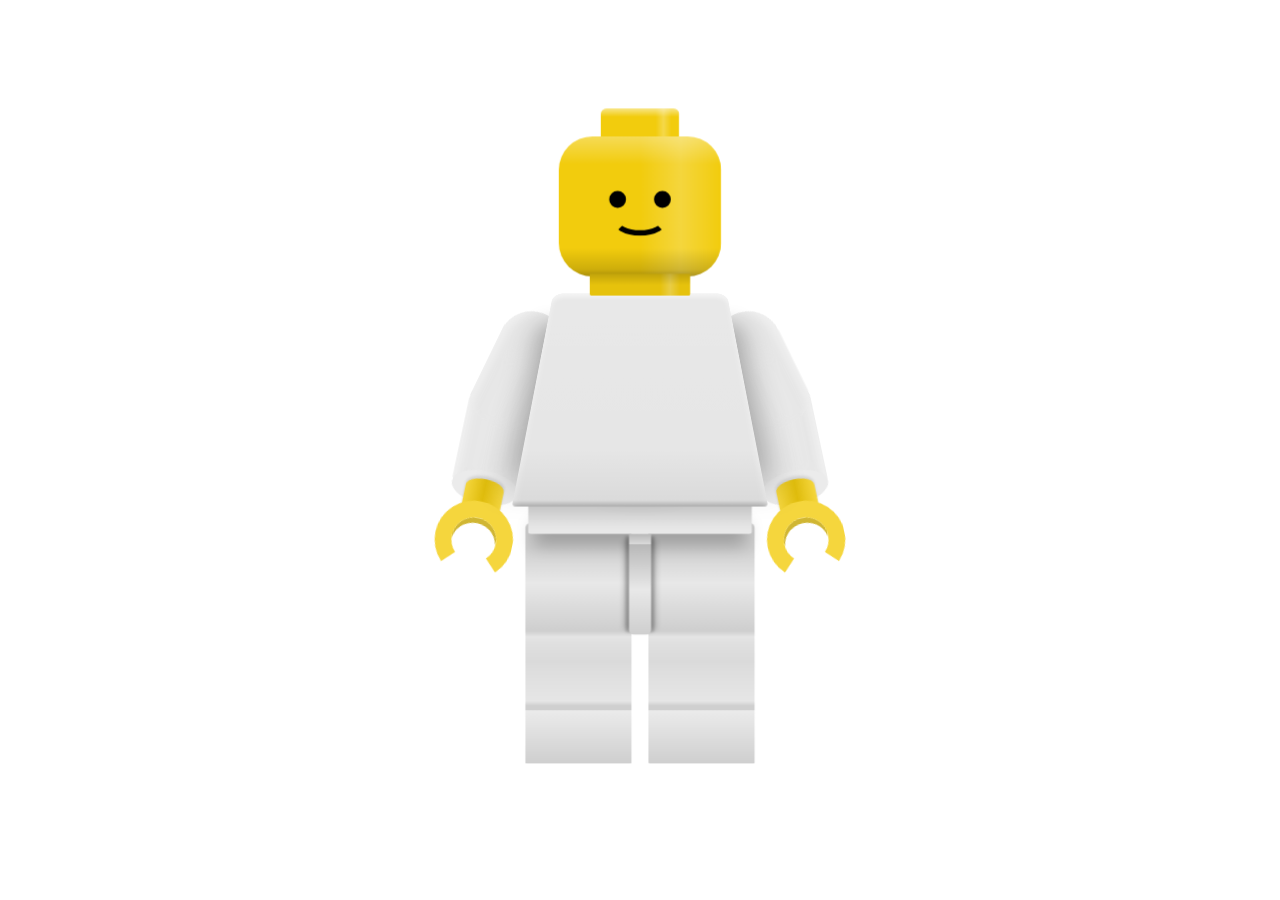
<file: assets/minifigure_maker/index.html>
<!DOCTYPE html>
<html>
  <head>
    <title>Minifigure Maker</title>
    <link rel="stylesheet" href="style.css">
  </head>
  <body>
    <div class="minifigure">
      <div class="head">
        <div class="faces-wrap">
          <div class="faces">
            <div class="face classic">
              <div class="eye right"></div>
              <div class="eye left"></div>
              <div class="mouth"></div>
            </div>
    
            <div class="face smile">
              <div class="eye right">
                <div class="brow"></div>
              </div>
              <div class="eye left">
                <div class="brow"></div>
              </div>
              <div class="mouth"></div>
            </div>
    
            <div class="face large-smile">
              <div class="eye right">
                <div class="brow"></div>
              </div>
              <div class="eye left">
                <div class="brow"></div>
              </div>
              <div class="mouth"></div>
            </div>
    
            <div class="face worried">
              <div class="eye right">
                <div class="brow"></div>
              </div>
              <div class="eye left">
                <div class="brow"></div>
              </div>
              <div class="mouth"></div>
            </div>
    
            <div class="face frown">
              <div class="eye right">
                <div class="brow"></div>
              </div>
              <div class="eye left">
                <div class="brow"></div>
              </div>
              <div class="mouth"></div>
            </div>
    
            <div class="face surprised">
              <div class="eye right">
                <div class="brow"></div>
              </div>
              <div class="eye left">
                <div class="brow"></div>
              </div>
              <div class="mouth"></div>
            </div>
          </div>
        </div>
      </div>
      <div class="upper-body">
        <div class="torso"></div>
        <div class="arm right">
          <div class="hand right"></div>
        </div>
        <div class="arm left">
          <div class="hand left"></div>
        </div>
      </div>
      <div class="lower-body">
        <div class="waist"></div>
        <div class="crotch"></div>
        <div class="leg right"></div>
        <div class="leg left"></div>
      </div>
    </div>

  </body>
</html>
<script src="script.js"></script>
</file>
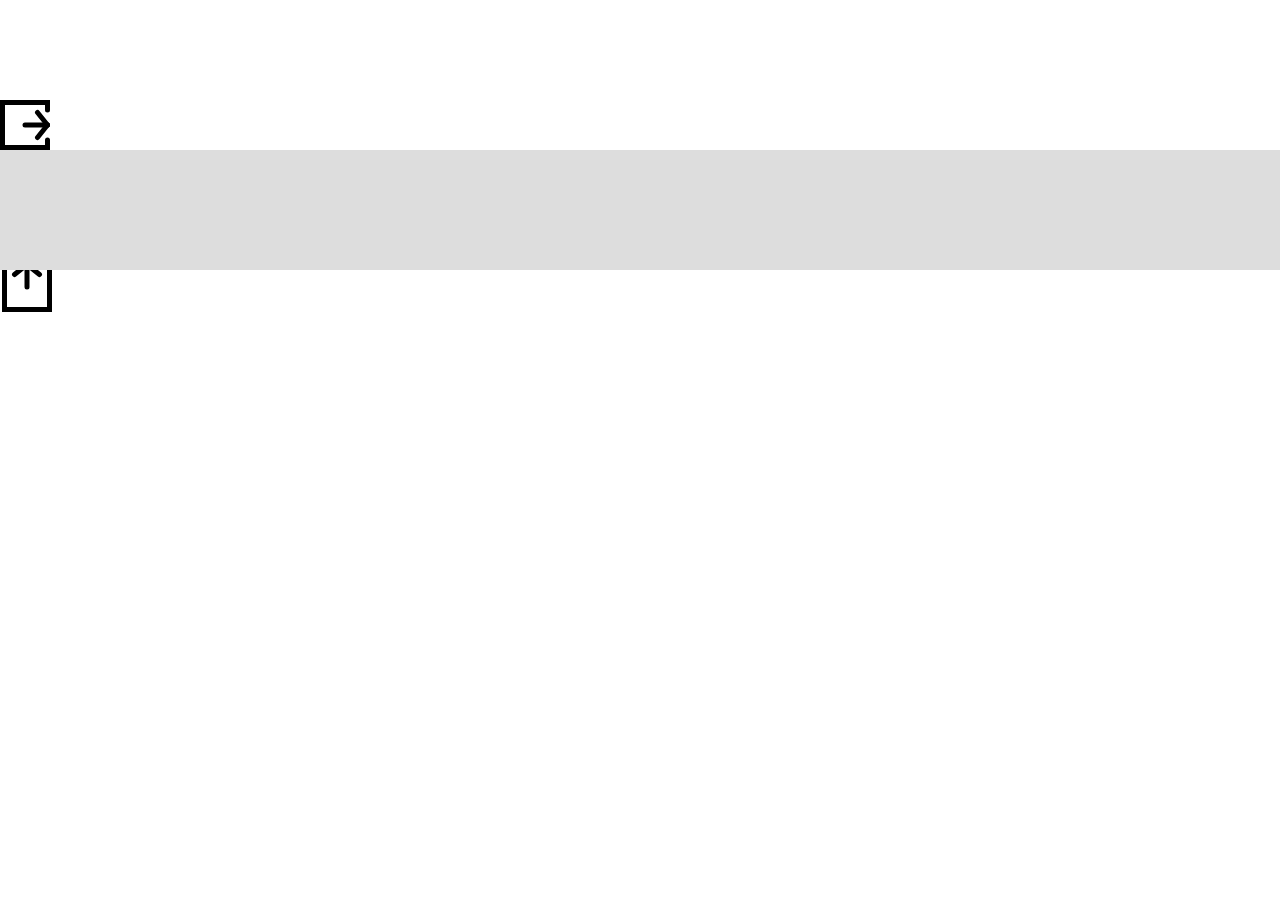
<file: assets/buildinginstructions/instruction.html>
<!DOCTYPE html>
<html lang="en-us">
  <head>
    <meta charset="utf-8" />
    <title>Sample Building Instructions</title>
    <link href="css/instructions.css" rel="stylesheet" type="text/css" />
    <link href="css/preview.css" rel="stylesheet" type="text/css" />
    <link href="css/buttons.css" rel="stylesheet" type="text/css" />
    <link href="css/options.css" rel="stylesheet" type="text/css" />
    <meta name="viewport" content="width=device-width" />
  </head>
  <body onLoad="main()">
    <script src="js/jquery.min.js"></script>
    <script src="js/three.min.js"></script>
    <script src="js/OrbitControls.js"></script>
    <script src="js/CopyShader.js"></script>
    <script src="js/Pass.js"></script>
    <script src="js/OutlinePass.js"></script>
    <script src="js/ShaderPass.js"></script>
    <script src="js/FXAAShader.js"></script>
    <script src="js/RenderPass.js"></script>
    <script src="js/MaskPass.js"></script>
    <script src="js/EffectComposer.js"></script>
    <script src="js/colors.js"></script>
    <script src="js/LDRShaders.js"></script>    
    <script src="js/LDRColorMaterials.js"></script>
    <script src="js/pli.js"></script>
    <script src="js/LDRSVG.js"></script>
    <script src="js/LDROptions.js"></script>
    <script src="js/ClientStorage.js"></script>
    <script src="js/LDRGeometries.js"></script>
    <script src="js/LDRLoader.js"></script>
    <script src="js/LDRStepHandler.js"></script>
    <script src="js/RectanglePacking.js"></script>
    <script src="js/LDRPLIBuilder.js"></script>
    <script src="js/LDRPLIPreview.js"></script>
    <script src="js/LDRButtons.js"></script>
    <script src="js/LDRMeasurer.js"></script>
    <script src="js/LDRColorPicker.js"></script>
    <script src="js/LDRStepEditor.js"></script>
    <script src="js/LDRGenerator.js"></script>
    <script src="js/LDRStuds.js"></script>
    <script src="js/LDRAssemblies.js"></script>
    <script src="js/LDRInstructionsManager.js"></script>
    <script src="js/LDCadGenerator.js"></script>
    <div id="main_canvas_holder">
     <canvas id="main_canvas"></canvas>
     <div id="instructions_decorations">
      <span id="empty_step">EMPTY STEP</span>
      <canvas id="pli"></canvas>
      <div id="pli_drag_horizontal">
	<div id="pli_icon_right"><svg viewbox="-10,-10,20,20">
	  <path d="M 9 6, 9 9, -9 9, -9 -9, 9 -9, 9 -6" />
	  <line x1="0" y1="0" x2="9" y2="0" />
	  <line x1="9" y1="0" x2="5" y2="5" />
	  <line x1="9" y1="0" x2="5" y2="-5" />
	</svg></div>
	<div id="pli_icon_left"><svg viewbox="-10,-10,20,20">
	  <path d="M -9 6, -9 9, 9 9, 9 -9, -9 -9, -9 -6" />
	  <line x1="0" y1="0" x2="-9" y2="0" />
	  <line x1="-9" y1="0" x2="-5" y2="5" />
	  <line x1="-9" y1="0" x2="-5" y2="-5" />
	</svg></div>
      </div>
      <div id="pli_drag_vertical">
	<div id="pli_icon_down"><svg viewbox="-10,-10,20,20">
	  <path d="M 6 9, 9 9, 9 -9, -9 -9, -9 9, -6 9" />
	  <line x1="0" y1="0" x2="0" y2="9" />
	  <line x1="0" y1="9" x2="5" y2="5" />
	  <line x1="0" y1="9" x2="-5" y2="5" />
	</svg></div>
	<div id="pli_icon_up"><svg viewbox="-10,-10,20,20">
	  <path d="M 6 -9, 9 -9, 9 9, -9 9, -9 -9, -6 -9" />
	  <line x1="0" y1="0" x2="0" y2="-9" />
	  <line x1="0" y1="-9" x2="5" y2="-5" />
	  <line x1="0" y1="-9" x2="-5" y2="-5" />
	</svg></div>
      </div>
      <span class="decoration_holder">
       <div id="multiplier">x1</div>
      </span>
      <span class="decoration_holder">
       <div id="rotator">
         <svg viewbox="-52,-52,104,104" fill="none" stroke="black" stroke-width="12">
          <g id="full_arrow">
           <path id="half_arrow" d="M 25,-14 40,-10 48,-23 M 40,-10 C 30,-50 -30,-50 -40,-10 M 40,-10 Z" />
           <g transform="scale(-1 -1)">
            <use xlink:href="#half_arrow"/>
           </g>
          </g>
          <animateTransform 
           xlink:href="#full_arrow"
           attributeName="transform" 
           attributeType="XML"
           id="rotator_animation"
           type="rotate"
           from="0 0 0"
           to="180 0 0"
           dur="0.4s"
           begin="0"
           repeatCount="1"
           fill="freeze" />
         </svg>
       </div>
      </span>
     </div>
    </div>
    <div id="pli_preview_section">
        <div id="preview_background" class="background" onclick="manager.hidePliPreview();"></div>
        <div id="preview_holder" class="holder">
          <div id="preview_parent"><canvas id="secondary_canvas"></canvas></div>
	  <div id="preview_info">
	    <span class="preview_info_line">
	     <span id="preview_info_name">PART NAME</span>
	     <a id="preview_info_bh_link" href="" target="_blank">Go to part</a>
	     or
	     <a id="preview_info_bl_link" href="" target="_blank">See on BrickLink</a>
            </span>
	    <span class="preview_info_line">LDraw color: <div id="preview_info_color_ldraw">LDR COLOR</div></span>
	    <span class="preview_info_line">LEGO/LDD color: <div id="preview_info_color_lego">LDD COLOR</div></span>
            <span class="preview_info_line">Bricklink: <div id="preview_info_id_bricklink">ID</div> in color <div id="preview_info_color_bricklink">COLOR</div></span>
	  </div>
        </div>
    </div>
    <div id="done_section">
        <div id="done_background" onclick="manager.hideDone();"></div>
        <div id="done_holder" class="holder"></div>
    </div>
    <div id="color_picker">
        <div id="color_picker_background" class="background" onclick="$('#color_picker').hide();"></div>
        <div id="color_picker_holder" class="holder"></div>
    </div>
    <div id="green">
      <div id="editor"></div>
    </div>
    <div id="options" /></div>
    <script>

      var model;
      const baseURL = 'instruction.html?step='; // Change this line so it fits the page that renders instructions for you (probably not 'sample_instructions.htm')
      var manager;

      function updateLDrawCode(ldrawCode) {
          // Create a Blob from the LDraw code string
          const blob = new Blob([ldrawCode], { type: 'text/plain' });
          
          // Create a URL for the Blob
          const blobURL = URL.createObjectURL(blob);
          
          // Update the model variable with the Blob URL
          model = blobURL;

          let options = {
              canEdit: false, // Show editor options
              buildAssemblies: true, // Assemble parts, such as minifig torsos and legs
              key: model,
              adPeek: 0, // Show a bar below to contain editor options - set to roughly 120 if canEdit is set to true
              setUpOptions: true, // Show button options below.
              showNumberOfSteps: true,
              pliMaxWidthPercentage: 30, // The maximum width of the PLI box in percentage of the screen width when the PLI box is shown on the left side.
              pliMaxHeightPercentage: 30, // The maximum height of the PLI box in percentage of the screen height when the PLI box is shown on top.
              timestamp: '1970-01-01 00:00:00', // Ensure that model can be retrieved from InstancedDB
              cleanUpPrimitivesAndSubParts: true
          };

          // Get the requested step from the query parameters:
          let step = 1;
          let stepFromUrl = location.search.substr(1).split('&').map(x => x.split('=')).find(x => x[0] === 'step');
          if(stepFromUrl) {
              step = stepFromUrl[1];
          }
          
          manager = new LDR.InstructionsManager(model, '#', 14, null, ()=>{}, baseURL, step, options);

      }
      
      function main() {};
    </script>
  </body>
</html>
</file>
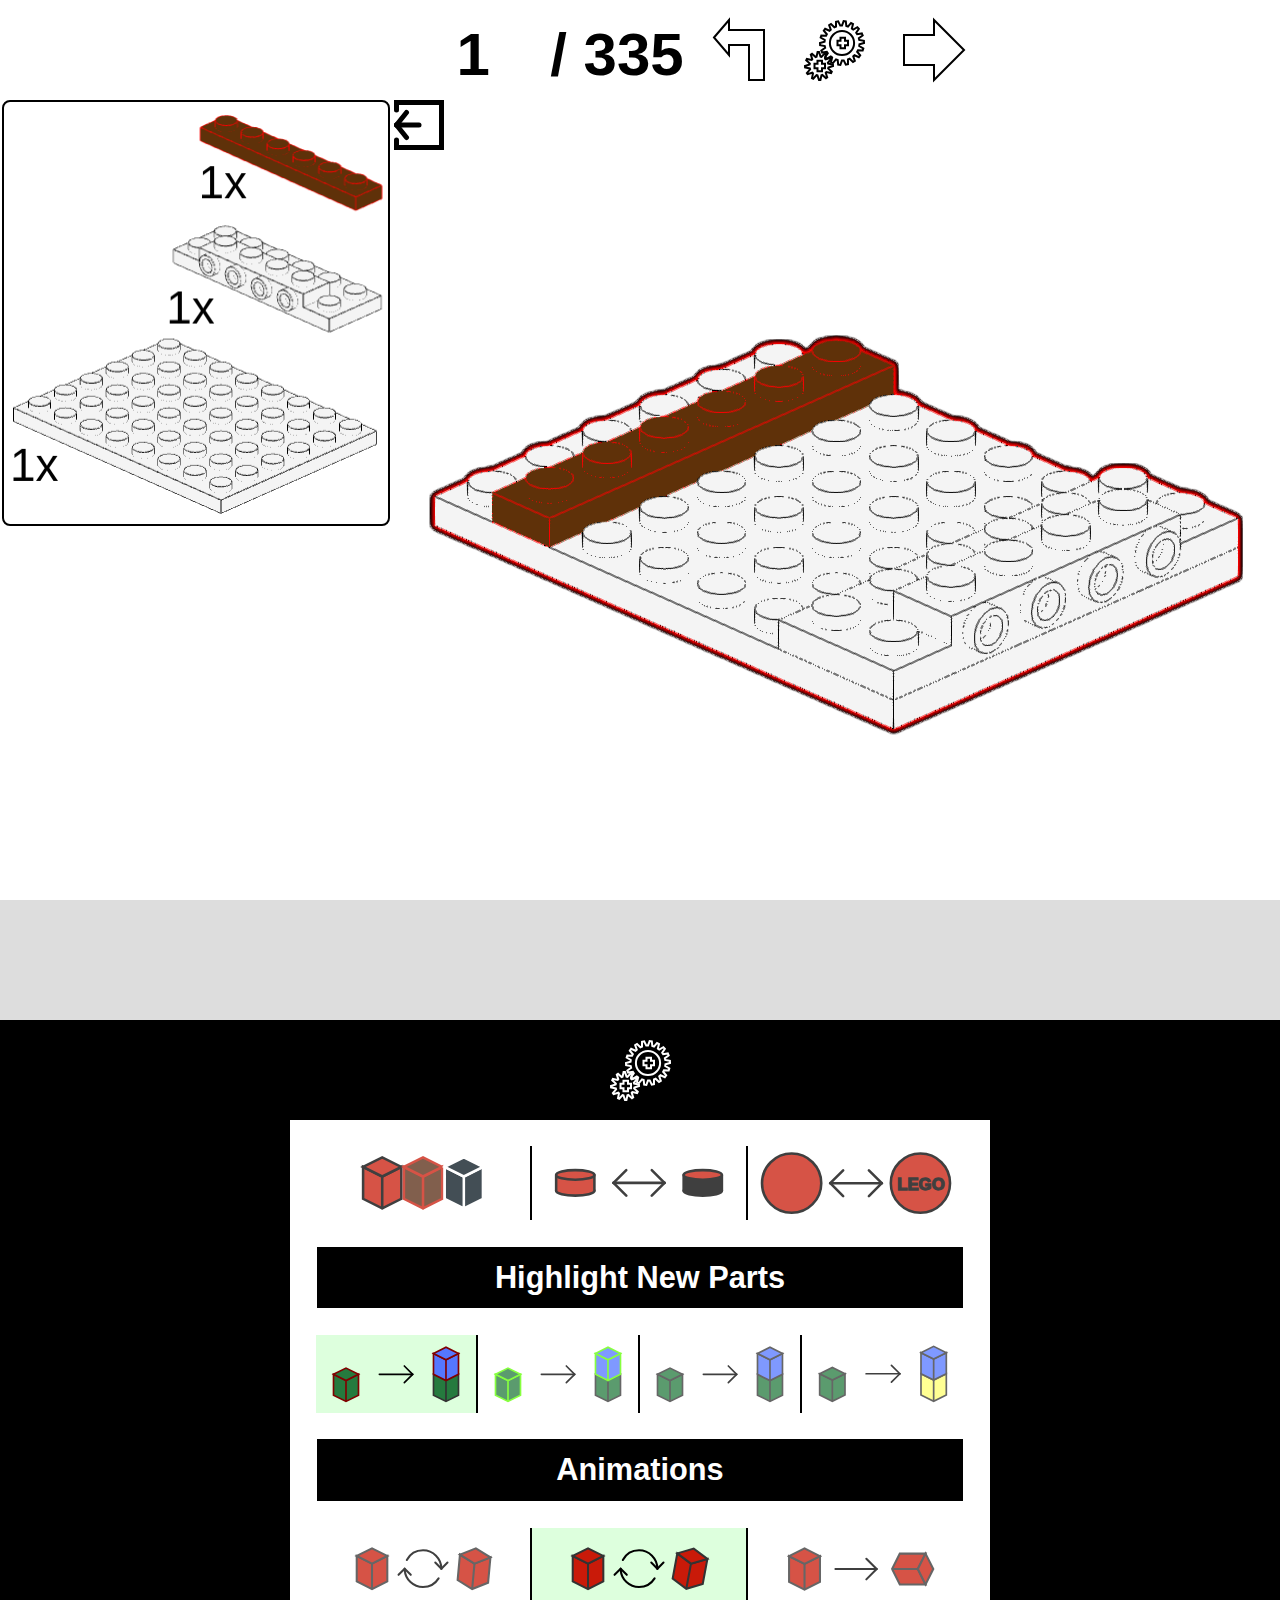
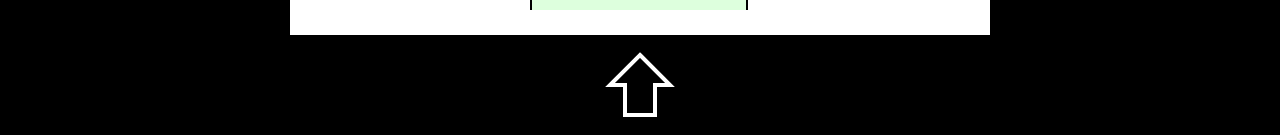
<file: assets/buildinginstructions/sample_instructions.htm>
<!DOCTYPE html>
<html lang="en-us">
  <head>
    <meta charset="utf-8" />
    <title>Sample Building Instructions</title>
    <link href="css/instructions.css" rel="stylesheet" type="text/css" />
    <link href="css/preview.css" rel="stylesheet" type="text/css" />
    <link href="css/buttons.css" rel="stylesheet" type="text/css" />
    <link href="css/options.css" rel="stylesheet" type="text/css" />
    <meta name="viewport" content="width=device-width" />
  </head>
  <body onLoad="main()">
    <script src="js/jquery.min.js"></script>
    <script src="js/three.min.js"></script>
    <script src="js/OrbitControls.js"></script>
    <script src="js/CopyShader.js"></script>
    <script src="js/Pass.js"></script>
    <script src="js/OutlinePass.js"></script>
    <script src="js/ShaderPass.js"></script>
    <script src="js/FXAAShader.js"></script>
    <script src="js/RenderPass.js"></script>
    <script src="js/MaskPass.js"></script>
    <script src="js/EffectComposer.js"></script>
    <script src="js/colors.js"></script>
    <script src="js/LDRShaders.js"></script>    
    <script src="js/LDRColorMaterials.js"></script>
    <script src="js/pli.js"></script>
    <script src="js/LDRSVG.js"></script>
    <script src="js/LDROptions.js"></script>
    <script src="js/ClientStorage.js"></script>
    <script src="js/LDRGeometries.js"></script>
    <script src="js/LDRLoader.js"></script>
    <script src="js/LDRStepHandler.js"></script>
    <script src="js/RectanglePacking.js"></script>
    <script src="js/LDRPLIBuilder.js"></script>
    <script src="js/LDRPLIPreview.js"></script>
    <script src="js/LDRButtons.js"></script>
    <script src="js/LDRMeasurer.js"></script>
    <script src="js/LDRColorPicker.js"></script>
    <script src="js/LDRStepEditor.js"></script>
    <script src="js/LDRGenerator.js"></script>
    <script src="js/LDRStuds.js"></script>
    <script src="js/LDRAssemblies.js"></script>
    <script src="js/LDRInstructionsManager.js"></script>
    <script src="js/LDCadGenerator.js"></script>

    <div id="main_canvas_holder">
     <canvas id="main_canvas"></canvas>
     <div id="instructions_decorations">
      <span id="empty_step">EMPTY STEP</span>
      <canvas id="pli"></canvas>
      <div id="pli_drag_horizontal">
	<div id="pli_icon_right"><svg viewbox="-10,-10,20,20">
	  <path d="M 9 6, 9 9, -9 9, -9 -9, 9 -9, 9 -6" />
	  <line x1="0" y1="0" x2="9" y2="0" />
	  <line x1="9" y1="0" x2="5" y2="5" />
	  <line x1="9" y1="0" x2="5" y2="-5" />
	</svg></div>
	<div id="pli_icon_left"><svg viewbox="-10,-10,20,20">
	  <path d="M -9 6, -9 9, 9 9, 9 -9, -9 -9, -9 -6" />
	  <line x1="0" y1="0" x2="-9" y2="0" />
	  <line x1="-9" y1="0" x2="-5" y2="5" />
	  <line x1="-9" y1="0" x2="-5" y2="-5" />
	</svg></div>
      </div>
      <div id="pli_drag_vertical">
	<div id="pli_icon_down"><svg viewbox="-10,-10,20,20">
	  <path d="M 6 9, 9 9, 9 -9, -9 -9, -9 9, -6 9" />
	  <line x1="0" y1="0" x2="0" y2="9" />
	  <line x1="0" y1="9" x2="5" y2="5" />
	  <line x1="0" y1="9" x2="-5" y2="5" />
	</svg></div>
	<div id="pli_icon_up"><svg viewbox="-10,-10,20,20">
	  <path d="M 6 -9, 9 -9, 9 9, -9 9, -9 -9, -6 -9" />
	  <line x1="0" y1="0" x2="0" y2="-9" />
	  <line x1="0" y1="-9" x2="5" y2="-5" />
	  <line x1="0" y1="-9" x2="-5" y2="-5" />
	</svg></div>
      </div>
      <span class="decoration_holder">
       <div id="multiplier">x1</div>
      </span>
      <span class="decoration_holder">
       <div id="rotator">
         <svg viewbox="-52,-52,104,104" fill="none" stroke="black" stroke-width="12">
          <g id="full_arrow">
           <path id="half_arrow" d="M 25,-14 40,-10 48,-23 M 40,-10 C 30,-50 -30,-50 -40,-10 M 40,-10 Z" />
           <g transform="scale(-1 -1)">
            <use xlink:href="#half_arrow"/>
           </g>
          </g>
          <animateTransform 
           xlink:href="#full_arrow"
           attributeName="transform" 
           attributeType="XML"
           id="rotator_animation"
           type="rotate"
           from="0 0 0"
           to="180 0 0"
           dur="0.4s"
           begin="0"
           repeatCount="1"
           fill="freeze" />
         </svg>
       </div>
      </span>
     </div>
    </div>
    <div id="pli_preview_section">
        <div id="preview_background" class="background" onclick="manager.hidePliPreview();"></div>
        <div id="preview_holder" class="holder">
          <div id="preview_parent"><canvas id="secondary_canvas"></canvas></div>
	  <div id="preview_info">
	    <span class="preview_info_line">
	     <span id="preview_info_name">PART NAME</span>
	     <a id="preview_info_bh_link" href="" target="_blank">Go to part</a>
	     or
	     <a id="preview_info_bl_link" href="" target="_blank">See on BrickLink</a>
            </span>
	    <span class="preview_info_line">LDraw color: <div id="preview_info_color_ldraw">LDR COLOR</div></span>
	    <span class="preview_info_line">LEGO/LDD color: <div id="preview_info_color_lego">LDD COLOR</div></span>
            <span class="preview_info_line">Bricklink: <div id="preview_info_id_bricklink">ID</div> in color <div id="preview_info_color_bricklink">COLOR</div></span>
	  </div>
        </div>
    </div>
    <div id="done_section">
        <div id="done_background" onclick="manager.hideDone();"></div>
        <div id="done_holder" class="holder"></div>
    </div>
    <div id="color_picker">
        <div id="color_picker_background" class="background" onclick="$('#color_picker').hide();"></div>
        <div id="color_picker_holder" class="holder"></div>
    </div>
    <div id="green">
      <div id="editor"></div>
    </div>
    <div id="options" /></div>
    <script>
      var model = 'models/corvette_full.mpd';
      //var model = 'models/test_purging.mpd';
      //var model = 'models/spiral.ldr';

      const baseURL = 'sample_instructions.htm?step='; // Change this line so it fits the page that renders instructions for you (probably not 'sample_instructions.htm')
      var manager;

      function main() {
          let options = {
              canEdit: false, // Show editor options
              buildAssemblies: true, // Assemble parts, such as minifig torsos and legs
              key: model,
              adPeek: 0, // Show a bar below to contain editor options - set to roughly 120 if canEdit is set to true
              setUpOptions: true, // Show button options below.
              showNumberOfSteps: true,
              pliMaxWidthPercentage: 30, // The maximum width of the PLI box in percentage of the screen width when the PLI box is shown on the left side.
              pliMaxHeightPercentage: 30, // The maximum height of the PLI box in percentage of the screen height when the PLI box is shown on top.
              timestamp: '1970-01-01 00:00:00', // Ensure that model can be retrieved from InstancedDB
              cleanUpPrimitivesAndSubParts: true
          };

          // Get the requested step from the query parameters:
          let step = 1;
          let stepFromUrl = location.search.substr(1).split('&').map(x => x.split('=')).find(x => x[0] === 'step');
          if(stepFromUrl) {
              step = stepFromUrl[1];
          }
          
          manager = new LDR.InstructionsManager(model, '#', 14, null, ()=>{}, baseURL, step, options);
      };
    </script>
  </body>
</html>
</file>
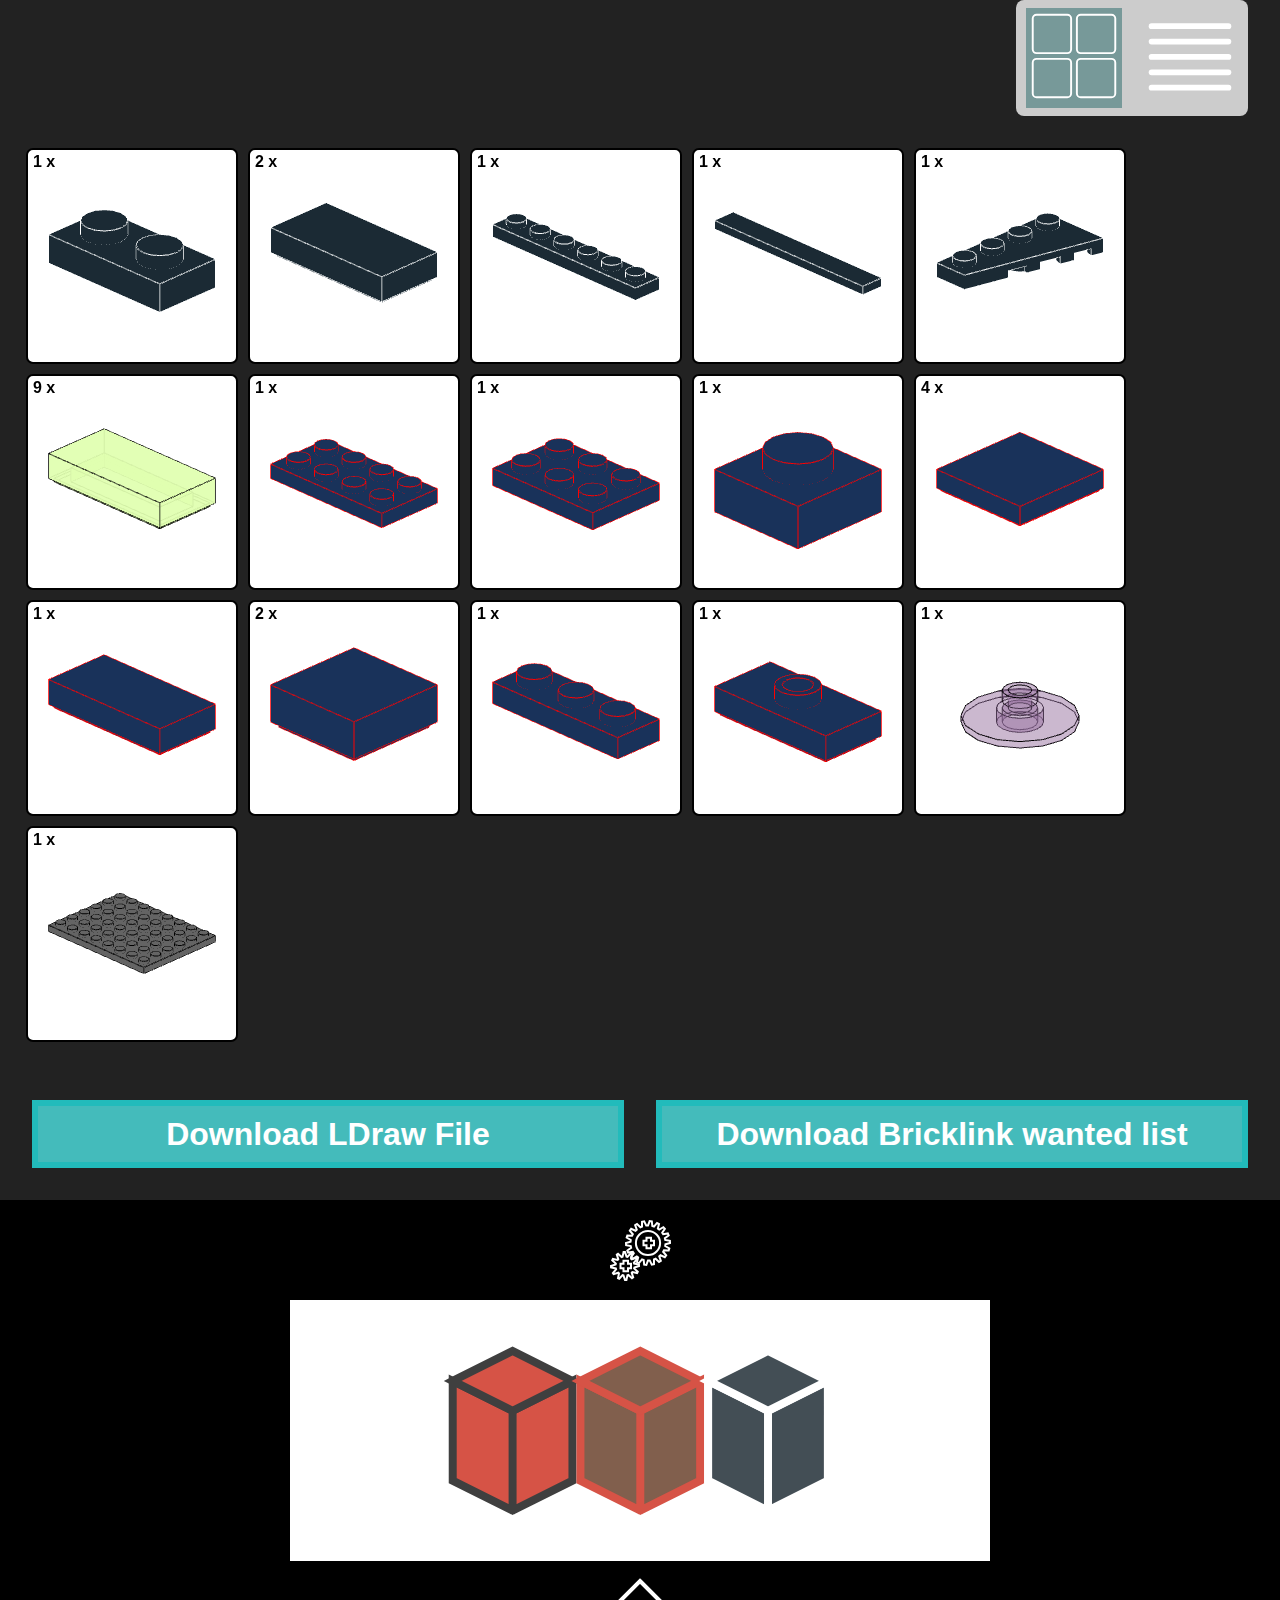
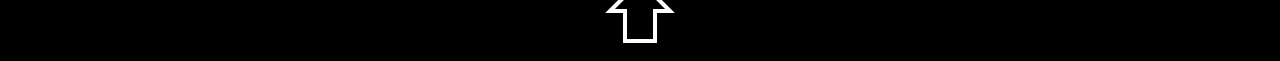
<file: assets/buildinginstructions/sample_partslist.htm>
<!DOCTYPE html>
<html>
  <head>
    <meta charset="utf-8" />
    <title>Sample Parts List</title>
    <link href="css/preview.css" rel="stylesheet" type="text/css">
    <link href="css/buttons.css" rel="stylesheet" type="text/css">
    <link href="css/options.css" rel="stylesheet" type="text/css">
    <link href="css/partslist.css" rel="stylesheet" type="text/css">
    <!--<meta name="viewport" content="width=device-width" />-->
  </head>
  <body>
    <script src="js/jquery.min.js"></script>
    <script src="js/three.min.js"></script>
    <script src="js/OrbitControls.js"></script>
    <script src="js/colors.js"></script>
    <script src="js/pli.js"></script>
    <script src="js/LDRShaders.js"></script>
    <script src="js/LDRColorMaterials.js"></script>
    <script src="js/LDRSVG.js"></script>
    <script src="js/LDROptions.js"></script>
    <script src="js/ClientStorage.js"></script>
    <script src="js/LDRGeometries.js"></script>
    <script src="js/LDRPartsBuilder.js"></script>
    <script src="js/LDRButtons.js"></script>
    <script src="js/LDRPLIPreview.js"></script>
    <script src="js/LDRMeasurer.js"></script>
    <script src="js/LDRLoader.js"></script>
    <script src="js/LDRGenerator.js"></script>
    <script src="js/LDRStuds.js"></script>
    <script src="js/LDRAssemblies.js"></script>

    <div id="top">
      <div id="icon_toggles">
        <div id="big_icons_toggle" onclick="showList(false);" class="toggle"></div>
        <div id="list_parts_toggle" onclick="showList(true);" class="toggle"></div>
      </div>
    </div>
   
    <div id="generated">
      <div class="background" id="preview_background" onclick="pliPreviewer.hidePliPreview();"></div>
      <div class="holder" id="preview_holder">
        <div id="preview_parent"><canvas id="preview"></canvas></div>

        <div id="preview_info">
         <span class="preview_info_line">
          <span id="preview_info_name">PART NAME</span>
          <a id="preview_info_bh_link" href="" target="_blank">Go to part</a>
          |
          <a id="preview_info_bl_link" href="" target="_blank">See on BrickLink</a>
         </span>
         <span class="preview_info_line">LDraw color: <div id="preview_info_color_ldraw">LDR COLOR</div></span>
         <span class="preview_info_line">LEGO/LDD color: <div id="preview_info_color_lego">LDD COLOR</div></span>
         <span class="preview_info_line">Bricklink: <div id="preview_info_id_bricklink">ID</div> in color <div id="preview_info_color_bricklink">COLOR</div></span>
        </div>
      </div>

      <div id="big_parts"></div>
      <div id="list_parts">
        <table id="list_table">
          <tr>
           <th><span class="sorter">&Sigma;</span></th>
           <th><span class="sorter">Color</span></th>
	      <th><span class="sorter">Name</span></th>
           <th><span class="sorter">#</span></th>
	      <th>Image</th>
          </tr>
         </table>
        </div>
      </div>

    <script>
      //var modelUrl = 'models/test_assembly2.mpd';
      var modelUrl = 'models/tnl.mpd';
      var builder = null;
      var ldrLoader;

      var w = 200;
      var h = 200;

      var iconCamera = new THREE.OrthographicCamera(-w, w, h, -h, 0.1, 1000000);
      iconCamera.position.set(10000, 7000, 10000);
      iconCamera.lookAt(new THREE.Vector3());
      var measurer = new LDR.Measurer(iconCamera);

      var iconScene = new THREE.Scene();
      iconScene.background = new THREE.Color(0xFFFFFF);

      let canvas = document.getElementById('preview');
      var iconRenderer = new THREE.WebGLRenderer({antialias:true, canvas:canvas});
      let composer = null;
      function render() {
        if(composer) {
          composer.render();
        }
        else {
          iconRenderer.render(iconScene, iconCamera);
        }
      }
      iconRenderer.setPixelRatio(window.devicePixelRatio);
      iconRenderer.setSize(w, h);
      var lastPreview;
      var lastBaseObject;
      var pliPreviewer = new LDR.PliPreviewer('?', canvas, iconRenderer); // Has own renderer, camera, and iconScene.
      var actions = {
          prevStep: () => prevStep(),
          nextStep: () => nextStep(),
          zoomIn: () => zoomIn(),
          zoomOut: () => zoomOut(),
          resetCameraPosition: () => resetCameraPosition(),
      };
      var ldrButtons = new LDR.Buttons(actions, pliPreviewer.canvas.parentNode, false);

      // Used by camera buttons:
      function resetCameraPosition() {
        pliPreviewer.resetCameraPosition();
      }
      function zoomIn() {
        pliPreviewer.zoomIn();
      }
      function zoomOut() {
        pliPreviewer.zoomOut();
      }

      window.addEventListener('resize', pliPreviewer.onResize, false);

      function isPartElement(ele) {
        if(!ele)
          return false;
        return ele.className === 'partline' || ele.className === 'part';
      }

      function prevStep() {
        if(!lastPreview)
          return;
        var newEle = lastPreview.previousSibling;
        if(!isPartElement(newEle)) {
          return;
        }
        var ele = newEle;
        showPreview(ele);
      }

      function nextStep() {
        if(!lastPreview)
          return;
        var newEle = lastPreview.nextSibling;
        if(!isPartElement(newEle))
          return;
        var ele = newEle;
        showPreview(ele);
      }

      function showPreview(ele) {
        var pcIdx = ele.getAttribute('pcIdx');
        var baseObject = setItemInScene(pcIdx, pliPreviewer.scene);
        if(lastPreview) {
          pliPreviewer.scene.remove(lastBaseObject);
        }
        pliPreviewer.scene.add(baseObject);
        pliPreviewer.subjectSize = baseObject.subjectSize;

        if(!isPartElement(ele.previousSibling)) {
          ldrButtons.atFirstStep();
        }
        else if(!isPartElement(ele.nextSibling)) {
          ldrButtons.atLastStep();
        }
        else {
          ldrButtons.atAnyOtherStep();
        }

	var icon = {
	  partID: ele.getAttribute('part_id'),
	  desc: ele.getAttribute('part_description'),
	  c: ele.getAttribute('color_id'),
	  inlined: ele.getAttribute('inlined')
	};
        pliPreviewer.showPliPreview(icon);

        // Update description:
        pliPreviewer.subjectSize = baseObject.subjectSize;
        pliPreviewer.onResize();

        lastPreview = ele;
        lastBaseObject = baseObject;
      }

      document.onkeydown = function(e) {
        e = e || window.event;
        if(e.keyCode == '27') { // ESC
           pliPreviewer.hidePliPreview();
        }
        else if(e.keyCode == '37') { // Left:
          prevStep();
        }
        else if (e.keyCode == '39') { // Right:
          nextStep();
        }
      }

      function makePartElement(pcInfo, i, w, h) {
        var span = document.createElement('span');
        span.setAttribute('class', 'part');
        span.setAttribute('color_id', pcInfo.c);
        span.setAttribute('part_description', pcInfo.partDesc);
        span.setAttribute('part_id', pcInfo.part.ID);
        span.setAttribute('pcIdx', ""+i);
	span.setAttribute('inlined', pcInfo.inlined);

        var mult = document.createElement('span');
        mult.setAttribute('class', 'mult');
        mult.innerHTML = pcInfo.amount + " x";
        span.appendChild(mult);

	if(pcInfo.annotation) {
	  var anno = document.createElement('span');
	  if(pcInfo.partDesc.startsWith('Technic Axle'))
	    anno.setAttribute('class', 'annotation_round');
	  else
	    anno.setAttribute('class', 'annotation');
	  anno.innerHTML = pcInfo.annotation;
	  span.appendChild(anno);
	}

        var iconSceneHolder = document.createElement('span');
        iconSceneHolder.setAttribute('class', 'iconScene');
        span.appendChild(iconSceneHolder);

        var canvas = document.createElement('canvas');
        canvas.setAttribute("onClick", "showPreview(this.parentNode.parentNode);");
        canvas.width = w*window.devicePixelRatio;
        canvas.height = h*window.devicePixelRatio;
        canvas.style.width = w+'px';
        canvas.style.height = h+'px';
        iconSceneHolder.appendChild(canvas);

        var big_parts = document.getElementById('big_parts');
        big_parts.appendChild(span);
        return canvas;
      }

      function makeATD(url, content, cssClass) {
        var td = document.createElement('td');

        var a = document.createElement('a');
  	a.setAttribute('href', url + encodeURI(content));
	a.setAttribute('target', '_blank');
	a.innerHTML = ""+content;

	td.setAttribute('class', cssClass);
	td.appendChild(a);
	return td;
      }

      function appendTDs(tr, content, cssClass, partType) {
	if(partType) { // Treat as if an anchor:
	  var url = '../p/';
	  if(partType.inlined && !isNaN(partType.inlined)) {
	    url += "part.php?user_id=" + partType.inlined + "&id=";
	  }
	  else if(partType.inlined === undefined) {
	    url += "part.php?from=MODEL_ID&id=";
	  }
	  tr.appendChild(makeATD(url, content, cssClass));
	}
	else {
          var td = document.createElement('td');
	  td.innerHTML = ""+content;
  	  td.setAttribute('class', cssClass);
	  tr.appendChild(td);
	}
      }

      function makeListElement(pcInfo, i, w, h) {
        const tr = document.createElement('tr');
	const key = 'MODEL_ID_' + pcInfo.key;
	var idSet = localStorage.getItem('c_' + key) == '1';
	tr.setAttribute('class', idSet ? 'checked_partline' : 'partline');

	tr.setAttribute('amount', pcInfo.amount);
	tr.setAttribute('color_id', pcInfo.c);
	tr.setAttribute('part_description', pcInfo.partDesc);
	tr.setAttribute('part_id', pcInfo.part.ID);
	tr.setAttribute('pcIdx', ""+i);
	tr.setAttribute('inlined', pcInfo.inlined);

	// Checkmark:
        var td = document.createElement('td');
	td.id = 'check_' + key;
 	td.setAttribute('class', 'note_field');
	td.addEventListener('click', function(){
	  var p = this.parentNode;
	  var checked = p.getAttribute('class') != 'partline';
	  localStorage.setItem('c_' + key, checked ? '0' : '1');
	  p.setAttribute('class', checked ? 'partline' : 'checked_partline');
	});
	td.innerHTML = '\u2807';
	tr.appendChild(td);

	// Note:
        td = document.createElement('td');
	input = document.createElement('input');
	input.id = 'note_MODEL_ID_' + pcInfo.key;
	input.setAttribute('class', 'note_input');
	input.addEventListener('keyup', function(){
	  localStorage.setItem('v_' + key, this.value);
	});
	input.value = localStorage.getItem('v_' + key);
	td.appendChild(input);
 	td.setAttribute('class', 'note_field');
	tr.appendChild(td);

	appendTDs(tr, pcInfo.amount, 'list_amount');
	var colorTxt = LDR.Colors[pcInfo.c].name.replace(/\_/g,' ') + ' (' + pcInfo.c + ')';
	appendTDs(tr, colorTxt, 'list_color');

	let partID = pcInfo.part.ID.slice(0, -4);
	let bl = '';
	if(!((pcInfo.inlined && !isNaN(pcInfo.inlined)) ||
	     pcInfo.inlined === undefined || 
	     pcInfo.inlined === 'undefined')) {
	  let blUrl = 'http://www.bricklink.com/catalogItem.asp?P=' + partID;
	  bl = ' <a href="' + blUrl + '"><img src="bricklink_icon_trans.png" /></a>';
        }

	appendTDs(tr, '<span class="name">' + pcInfo.partDesc + '</span>' + bl, 'list_description');

	appendTDs(tr, partID, 'list_id', pcInfo.partType);

	let iconSceneHolder = document.createElement('td');
	iconSceneHolder.setAttribute('class', 'list_image');
	tr.appendChild(iconSceneHolder);

	var canvas = document.createElement('canvas');
    	canvas.setAttribute("onClick", "showPreview(this.parentNode.parentNode);");
        canvas.width = w*window.devicePixelRatio;
        canvas.height = h*window.devicePixelRatio;
        canvas.style.width = w+'px';
        canvas.style.height = h+'px';
	iconSceneHolder.appendChild(canvas);

	var table = document.getElementById('list_table');
	table.children[0].appendChild(tr);
	return canvas;
      }

        function setItemInScene(i) {
          pc = builder.pcs[builder.pcKeys[i]];
          let pt = pc.partType;

          // Already shown before - just re-render:
	  if(!pt.baseObject) {
	    var baseObject = new THREE.Group();
	    pc.ensureMeshCollector(baseObject);
	    var b = pc.getBounds();
	    var elementCenter = new THREE.Vector3();
	    b.getCenter(elementCenter);
	    baseObject.position.sub(elementCenter);
     	    baseObject.updateMatrixWorld(true);

	    //baseObject.add(new THREE.Box3Helper(b, 0xff0000));
	    var [dx,dy] = measurer.measure(b, baseObject.matrixWorld);
	    var size = 120*Math.max(dx,dy);

	    baseObject.subjectSize = size;
	    pt.baseObject = baseObject;
	  }

	  pt.pliMC.overwriteColor(pc.c);
    	  pt.pliMC.draw(false);

          return pt.baseObject;
        }

        var partCanvasses = [];
        var listCanvasses = [];

        var xmlDownloadBuilt = false;
        var buildXmlDownload = function() {
          if(xmlDownloadBuilt)
  	    return;
          // HTML elements:
          var parentEle = document.getElementById('other_actions');
          var a = document.createElement('a');
          parentEle.append(a);
          var childEle = document.createElement('span');
          a.append(childEle);
          childEle.innerHTML = 'Download Bricklink wanted list';

          // Download-specific:
          var content = '<INVENTORY>\n';
          for(var i = 0; i < builder.pcKeys.length; i++) {
            var info = builder.pcs[builder.pcKeys[i]];
            var id = info.part.ID;
            if(id.endsWith('.dat')) {
              id = id.slice(0, -4);
            }
            content += ' <ITEM>\n' +
                       '  <ITEMTYPE>P</ITEMTYPE>\n' + 
                       '  <ITEMID>' + id + '</ITEMID>\n' +
                       '  <COLOR>' + LDR.Colors[info.c].bricklink_id + '</COLOR>\n' +
                       '  <MINQTY>' + info.amount + '</MINQTY>\n' +
                       ' </ITEM>\n';
          }
          content += '</INVENTORY>\n';

          a.setAttribute('href', window.URL.createObjectURL(new Blob([content], {type: 'text/plain'})));
          a.setAttribute('download', ldrLoader.mainModel + '.xml');
          a.dataset.downloadurl = ['text/plain', a.download, a.href].join(':');
          xmlDownloadBuilt = true;
        }

        function buildItem(i) {
	    if(i === builder.pcKeys.length) {
              buildXmlDownload();
	      return; // done.
	    }
            iconRenderer.setSize(w, h);

            var baseObject = setItemInScene(i, iconScene);
	    iconCamera.zoom = 200 / baseObject.subjectSize;    
            iconCamera.updateProjectionMatrix();
	    iconScene.add(baseObject);
	    render();
  	    iconScene.remove(baseObject);

            function draw(canvas) {
              var context = canvas.getContext('2d');
	      context.drawImage(iconRenderer.domElement, 0, 0);
	    }
 	    draw(partCanvasses[i]);
	    draw(listCanvasses[i]);

            setTimeout(function(){buildItem(i+1);}, 10);
        }

        var onLoad = function() {
          var mainModel = ldrLoader.mainModel;

          builder = new LDR.PartsBuilder(ldrLoader, mainModel, 0);

          var sorter = function(a, b){
            var ca = a.getAttribute('color_id');
            var cb = b.getAttribute('color_id');
            if(ca != cb) {
              return ca < cb ? -1 : 1;
	    }
  	    var ia = a.getAttribute('part_id');
	    var ib = b.getAttribute('part_id');
	    return ia < ib ? -1 : (ib < ia ? 1 : 0);
          }
	  function basicSort(list) {
            list.sort(sorter);
            for (var i = 0; i < list.length; i++) {
              list[i].parentNode.appendChild(list[i]);
            }
	  }

  	  // Build HTML elements first:
	  for(var i = 0; i < builder.pcKeys.length; i++) {
	    var pcInfo = builder.pcs[builder.pcKeys[i]];
	    partCanvasses.push(makePartElement(pcInfo, i, w, h));
	    listCanvasses.push(makeListElement(pcInfo, i, w, h));
	  }
          basicSort($("#big_parts > .part").get());
          basicSort($("tbody > tr.partline").get());

          buildItem(0);

          pliPreviewer.enableControls();
        }

        let onInstructionsLoaded = function(ok, parts) {
	  if(ok) {
	    if(parts.length === 0) {
	      onLoad(); // Done!
	    }
	    else {
	      ldrLoader.loadMultiple(parts);
	    }
	  }
	  else { // Not loaded from storage. Proceed with normal loading:
            ldrLoader.load(modelUrl);
	  }
        }

        var storage;
        let onStorageReady = function() {
          LDR.Studs.makeGenerators('', LDR.Options.studHighContrast, LDR.Options.studLogo);
          ldrLoader = new THREE.LDRLoader(onLoad, storage, {buildAssemblies:true});
          storage.retrieveInstructionsFromStorage(ldrLoader, onInstructionsLoaded);
        }
        storage = new LDR.STORAGE(onStorageReady);
    </script>

      <script>
	   var bit = document.getElementById('big_icons_toggle');
	   var bi = document.getElementById('big_parts');
	   var lpt = document.getElementById('list_parts_toggle');
           var lp = document.getElementById('list_parts')
	   if(LDR.Options.partsListType == 0) {
             bit.setAttribute('class', 'toggle_selected');
             lp.style.display = "none";
	   }
	   else {
             lpt.setAttribute('class', 'toggle_selected');
	     bi.style.display = "none";
	   }
           bit.appendChild(LDR.SVG.makeBigIconsIcon());
           lpt.appendChild(LDR.SVG.makeListIcon());

           function showList(showList) {
	     lp.style.display = showList ? "block" : "none";
	     bi.style.display = !showList ? "block" : "none";
	     bit.setAttribute('class', !showList ? "toggle_selected" : "toggle");
	     lpt.setAttribute('class', showList ? "toggle_selected" : "toggle");

	     LDR.Options.partsListType = showList ? 1 : 0;
	     LDR.Options.saveOptionsToCookie();
	   }
      </script>
    </div>
 
    <span class="other_actions" id="other_actions">
     <a href="models/pyramid2.ldr"><span class="other_action">Download LDraw File</span></a>
    </span>

    <div id="options" />
      <script>
    var optionsDiv = document.getElementById('options');
    LDR.Options.appendHeader(optionsDiv);    
    LDR.Options.appendContrastOptions(optionsDiv);
    LDR.Options.appendFooter(optionsDiv);
    LDR.Options.listeners.push(() => buildItem(0));
    var lastSorterIndex = -1;

    $("span.sorter").click(function() {
      var parent = this.parentNode;
      var index = Array.from(parent.parentNode.children).indexOf(parent);
    
      var list = $("tbody > tr.partline").get();
  
      var sort = function(a, b) {
        a = a.children[index];
        b = b.children[index];
        if(a.children.length > 0) {
          a = a.children[0];
          b = b.children[0];
        }
	a = a.innerHTML;
	b = b.innerHTML;
	if(parseInt(a)+'' === a) {
	  a = parseInt(a);
	  b = parseInt(b);
	}
        return a < b ? 1 : (b < a ? -1 : 0);
      }
      var sort_reverse = function(a, b) {
        return sort(b, a);
      } 

      if(lastSorterIndex == index) {
        list.sort(sort_reverse);
        lastSorterIndex = -1;
      }
      else {
        list.sort(sort);
        lastSorterIndex = index;
      }
      for (var i = 0; i < list.length; i++) {
        list[i].parentNode.appendChild(list[i]);
      }
    });
    </script>
  </body>
</html>
</file>
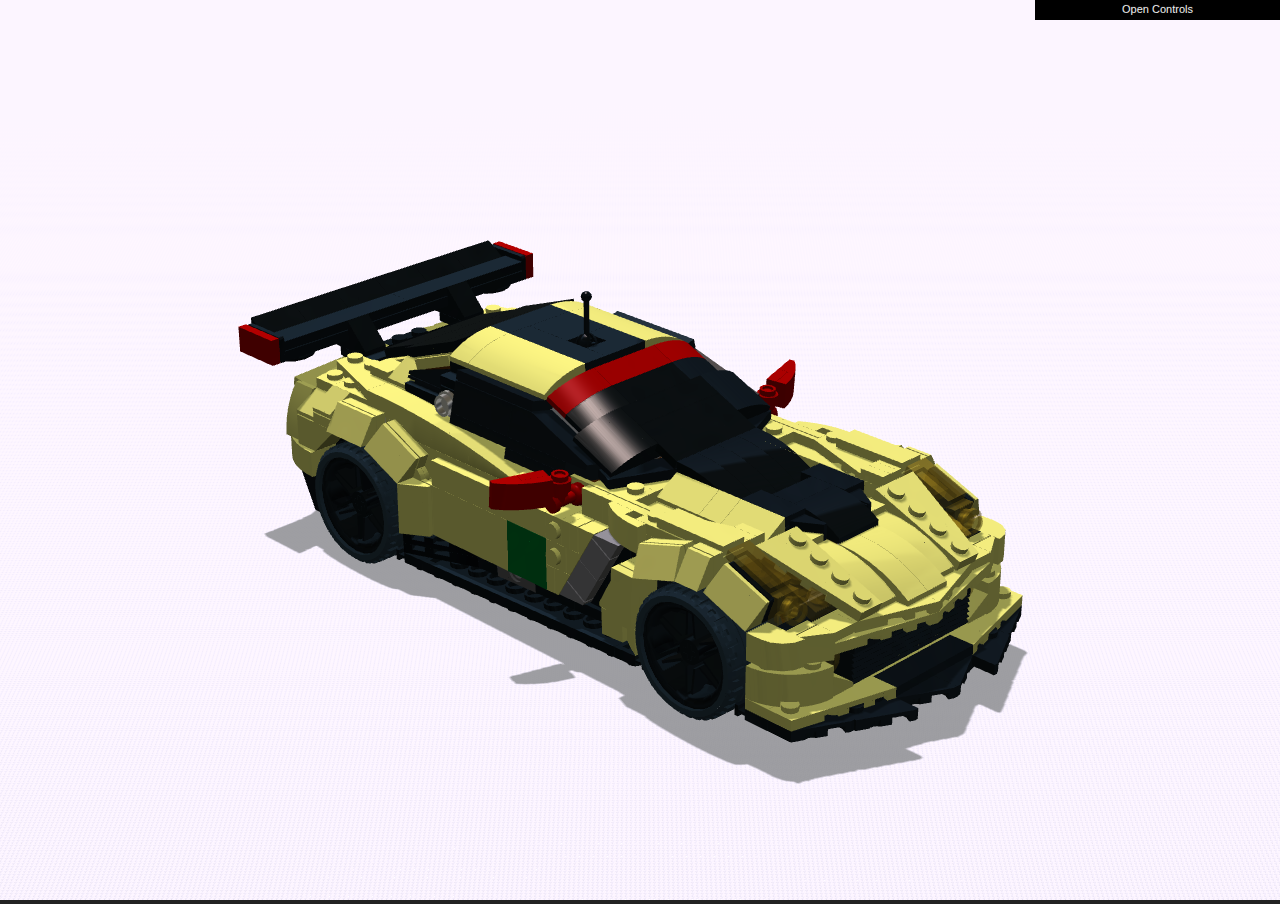
<file: assets/buildinginstructions/sample_physical.htm>
<!DOCTYPE html>
<html>
 <head>
  <title>Sample Rendering with Physical Properties</title>
  <link href="css/index.css" rel="stylesheet" type="text/css">
  <style>
    #canvas_holder{position:relative;top:0}
    #loading_text{display:block;position:absolute;left:50%;top:50%;transform:translate(-50%,-50%);color:white;}
    .dg.main{position:absolute;top:0;right:0;text-align:left;}
  </style>
  <meta name="viewport" content="width=device-width" />
 </head>
 <body>
  <div id="canvas_holder">
   <canvas id="canvas"></canvas>
   <p id="loading_text">Loading...</p>
  </div>
  <script src="js/jquery.min.js"></script>
  <script src="js/three.min.js"></script>
  <script src="js/OrbitControls.js"></script>
  <script src="js/dat.gui.min.js"></script>
  <script src="js/CopyShader.js"></script>
  <script src="js/Pass.js"></script>
  <script src="js/OutlinePass.js"></script>
  <script src="js/ShaderPass.js"></script>
  <script src="js/RenderPass.js"></script>
  <script src="js/MaskPass.js"></script>
  <script src="js/EffectComposer.js"></script>
  <script src="js/colors.js"></script>
  <script src="js/Scene.js"></script>
  <script src="js/LDROptions.js"></script>
  <script src="js/LDRShaders.js"></script>
  <script src="js/LDRColorMaterials.js"></script>
  <script src="js/LDRGeometries.js"></script>
  <script src="js/LDRLoader.js"></script>
  <script src="js/LDRStuds.js"></script>
  <script src="js/StudioTexmap.js"></script>
  <script src="js/LDRGenerator.js"></script>
  <script>
      let startTime = new Date();
      let color = 16;

      // Test models:
      let model = 'models/corvette_full.mpd';
      //let model = 'models/tnl.mpd'; // Has glow in the dark elements.
      //let model = '6091.dat'; // Has overlap of line and conditional line causing trouble for the normal calculation.
      //let model = '85080.dat'; // Has conditional lines partially overlapping with hard corners, also causing issues for normal calculation.

      // Materials:
      //let model = 'models/luminance.ldr';
      //let model = 'models/chrome.ldr';
      //let model = 'models/rubber.ldr';
      //let model = 'models/speckle.ldr';
      //let model = 'models/metal.ldr';
      //let model = 'models/glitter.ldr';
      //let model = 'models/pearlescent.ldr';
      //let model = 'models/trans.ldr';

      let canvas = document.getElementById('canvas');
      let scene = new ENV.Scene(canvas, color);

      let onWindowResize = () => scene.onChange(window.innerWidth, window.innerHeight);
      window.addEventListener('resize', onWindowResize, false);

      let ldrLoader; // Three.js loader for LDraw models
      let onLoad = function() {
        document.getElementById('loading_text').style.display = 'none';
        console.log("Data loaded after " + (new Date()-startTime) + "ms.");

        let taskList = [];
        ldrLoader.generate(color, scene.mc, taskList);
        console.log("Animation info constructed after " + (new Date()-startTime) + "ms.");

        scene.build();
        scene.buildFloor();
        console.log("Scene built after " + (new Date()-startTime) + "ms.");

        let taskListIdx = 0;
        function animateConstruction() {
          animationID = requestAnimationFrame(animateConstruction);
          if(taskListIdx >= taskList.length) {
            //scene.mc.updateMeshVisibility(); // Hide lines
            LDR.Colors.loadTextures(() => scene.render()); // Ensure that we repaint when textures are loaded.
            cancelAnimationFrame(animationID);
            scene.setUpGui(onWindowResize);
            console.log("Model built after " + (new Date()-startTime) + "ms.");
            onWindowResize(); // Render
            return; // Done.
          }

          let animationStartTime = new Date();
          while((new Date()-animationStartTime) < 20 && taskListIdx < taskList.length) {
            taskList[taskListIdx++]();
          }

          scene.repositionFloor(0.001); // Ensure the floor is placed just below the model - in case it has increased in size since previous frame.
        }
        onWindowResize(); // Render
        animateConstruction();
      }

      LDR.Studs.makeGenerators('', 0, 2); // 0 for lines is ignored. 2 for logo on texture.

      ldrLoader = new THREE.LDRLoader(onLoad, null, {physicalRenderingAge:20});
      ldrLoader.load(model);
  </script>
 </body>
</html>
</file>
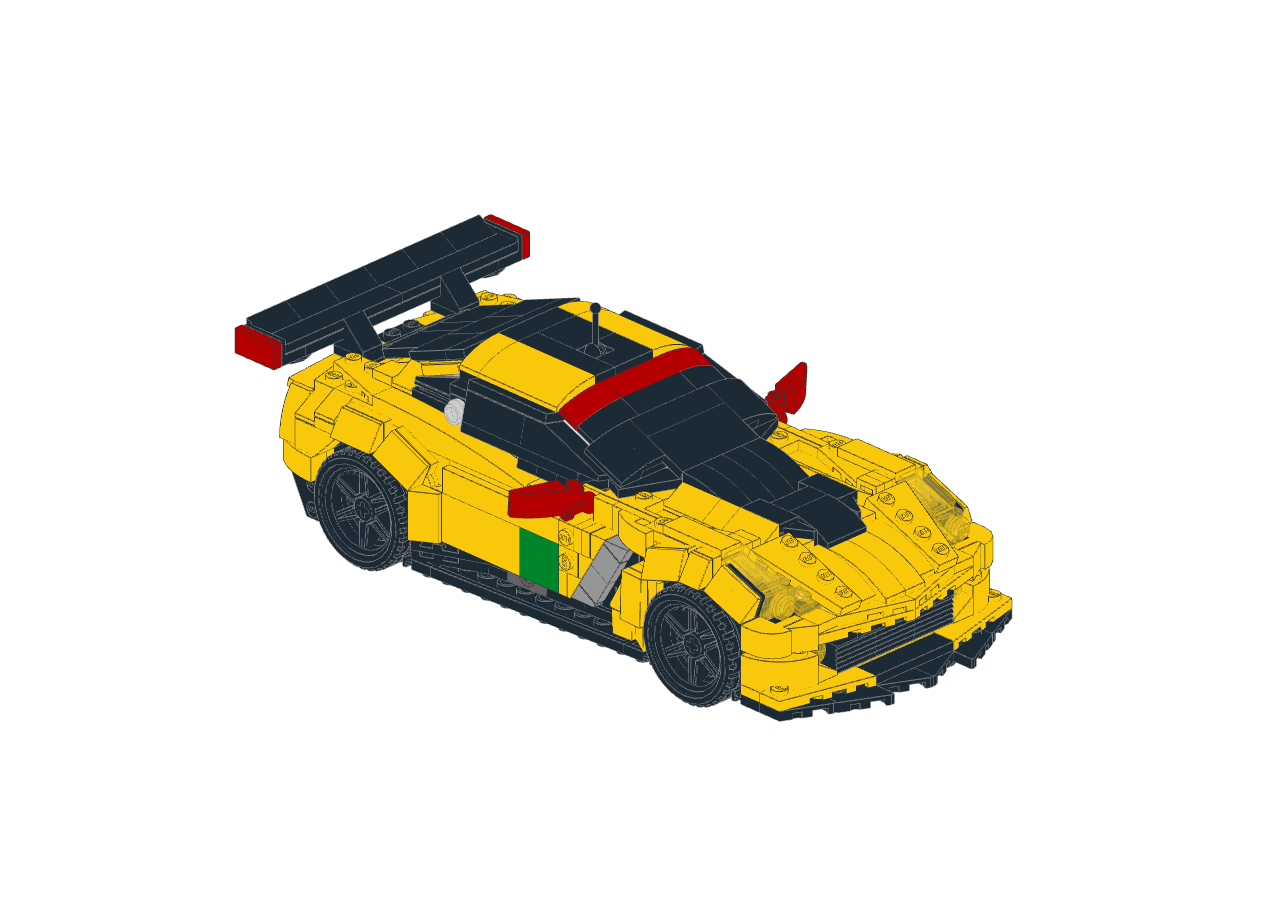
<file: assets/buildinginstructions/sample_view.htm>
<!DOCTYPE html>
<html>
 <head>
  <meta charset=utf-8>
  <title>Sample Render</title>
  <meta name="viewport" content="width=device-width" />
 </head>
 <body>
    <!-- Three.js core libraries. three.min.js is required for rendering, while OrbitControls.js is used for user input -->
    <script src="js/three.min.js"></script><script src="js/OrbitControls.js"></script>

    <!-- Three.js libraries for supporting Outline Pass -->
    <script src="js/CopyShader.js"></script><script src="js/Pass.js"></script><script src="js/OutlinePass.js"></script><script src="js/ShaderPass.js"></script><script src="js/RenderPass.js"></script><script src="js/MaskPass.js"></script><script src="js/EffectComposer.js"></script>

    <!-- buildinginstructions.js core libraries. All required. -->
    <script src="js/colors.js"></script><script src="js/LDRShaders.js"></script><script src="js/LDRColorMaterials.js"></script><script src="js/LDRGeometries.js"></script><script src="js/LDRLoader.js"></script>

    <!-- buildinginstructions.js optional libraries: Generator.js for quick creation of some primitives. Required for studs.js which can create customized studs. StudioTexmap.js allows for Studio 2.0-created files -->    
    <script src="js/LDRGenerator.js"></script>
    <script src="js/LDRStuds.js"></script>
    <script src="js/StudioTexmap.js"></script>

    <script>
      let startTime = new Date();
      
      let model = 'models/corvette_full.mpd'; // The model to be rendered:
      //let model = 'models/luminance.ldr';

      // Set up camera:
      let camera = new THREE.OrthographicCamera(-1, 1, 1, -1, 0.1, 1000000);

      // Set up scene:
      let scene = new THREE.Scene();
      scene.background = new THREE.Color(0xFFFFFF);

      let baseObject = new THREE.Group(), opaqueObject = new THREE.Group(), sixteenObject = new THREE.Group(); transObject = new THREE.Group();
      baseObject.add(opaqueObject); baseObject.add(sixteenObject); baseObject.add(transObject); scene.add(baseObject); // Draw non-trans before trans.
      let mc = new LDR.MeshCollector(opaqueObject, sixteenObject, transObject);

      // Set up renderer:
      let composer = null, storage;
      let renderer = new THREE.WebGLRenderer({antialias: true});
      renderer.setPixelRatio(window.devicePixelRatio);
      document.body.appendChild(renderer.domElement);

      let render = () => composer === null ? renderer.render(scene, camera) : composer.render();

      function onWindowResize(){
        const w = window.innerWidth;
        const h = window.innerHeight;
        camera.left = -(camera.right = w);
        camera.bottom = -(camera.top = h);
        camera.updateProjectionMatrix();

        renderer.setSize(w, h);

        composer = new THREE.EffectComposer(renderer);
        composer.addPass(new THREE.RenderPass(scene, camera));
        if(!mc.attachGlowPasses(w, h, scene, camera, composer)) {
          composer = null; // Nothing glows - just render directly.
        }
        render();
      }

      // React to user input:
      let controls = new THREE.OrbitControls(camera, renderer.domElement);
      controls.addEventListener('change', render);
      window.addEventListener('resize', onWindowResize, false);

      // Three.js loader for LDraw models:
      let ldrLoader;

      let onLoad = function() {
        ldrLoader.generate(14, mc);

        // Find center of drawn model:
        let b = mc.boundingBox;
        let elementCenter = new THREE.Vector3();
        b.getCenter(elementCenter);
        baseObject.position.set(-elementCenter.x, -elementCenter.y, -elementCenter.z);
        //baseObject.add(new THREE.Box3Helper(b, 0x0000FF)); // Uncomment if you want to see the bounding box

        let size = b.min.distanceTo(b.max);
        camera.position.set(size, 0.7*size, size);
        camera.lookAt(new THREE.Vector3());
        camera.far = 2*size;
	camera.zoom = 1.5*window.innerWidth/size;
        onWindowResize();

        console.log("Model rendered in " + (new Date()-startTime) + "ms.");
      }

      LDR.Studs.makeGenerators('', 0, 1);
      ldrLoader = new THREE.LDRLoader(onLoad, null, {cleanUpPrimitivesAndSubParts:false});
      ldrLoader.load(model);
 </script>
 </body>
</html>
</file>
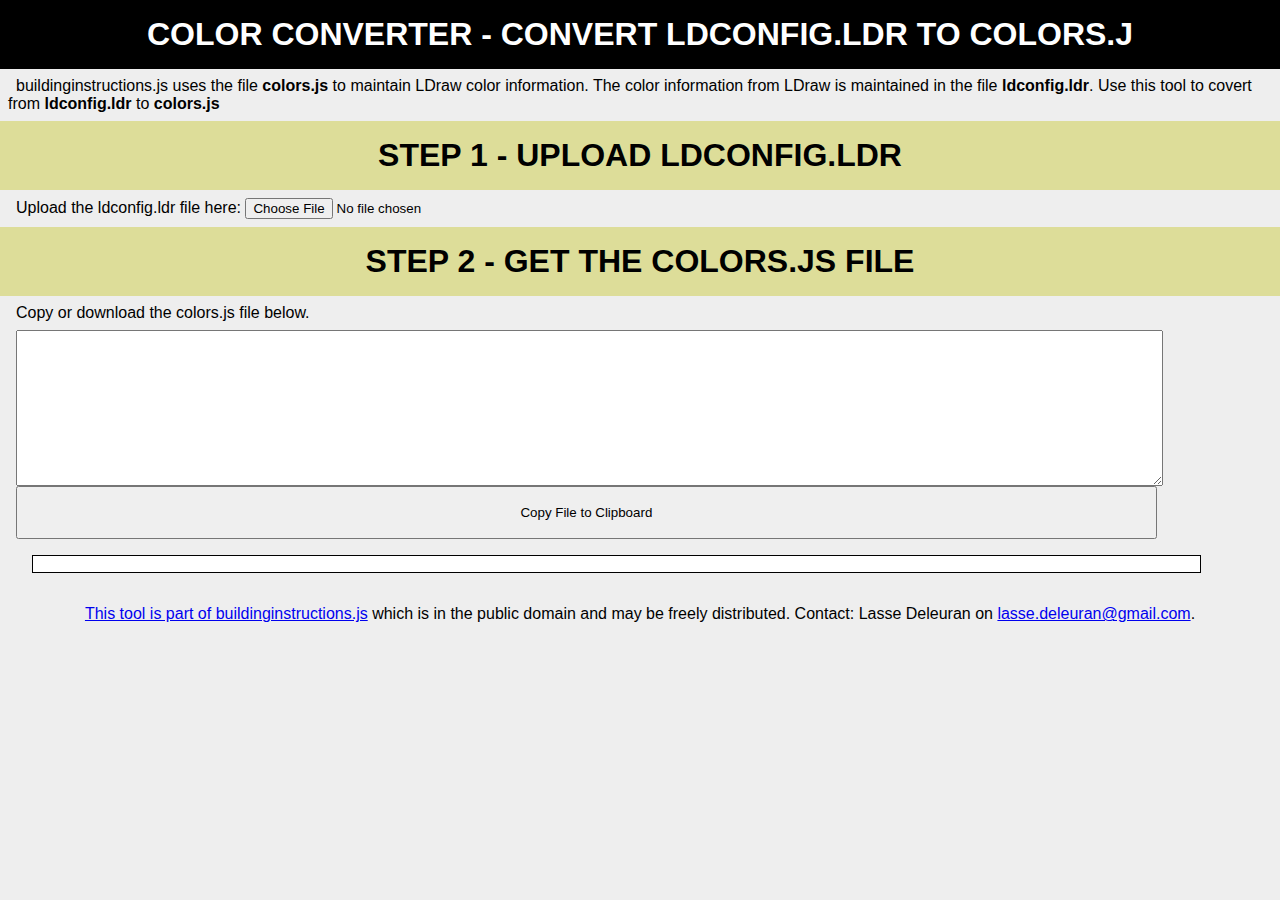
<file: assets/buildinginstructions/apps/color_converter.htm>
<!DOCTYPE html>
<html>
 <head>
    <meta charset=utf-8>
    <title>Color Converter - Convert ldconfig.ldr to colors.js</title>
    <meta name="viewport" content="width=device-width" />
    <style>
      body {
        font-family: "Arial","Helvetica",sans-serif;
        padding: 0;
        margin: 0;
        background-color: #EEE;
      }
      h1, h3 {
        text-transform: uppercase;
        display: block;
        text-align: center;
        margin: 0;
        padding: 0.5em;
        font-size: 2em;
      }
      h1 {
        background-color: #000;
        color: white;
      }
      h3 {
        background-color: #DD9;
      }
      .section {
        display: block;
        margin: 0.5em;
      }
      .desc {
        margin: 0.5em;
      }
      .choice {
        display: table;
        margin: 0.5em;
      }
      .choice, textarea, button {
        display: block;
        width: 95%;
      }
      button {
        height: 4em;
      }
      #contact {
        margin: 2em;
        text-align: center;
      }
      .error, .warning {
        display: block;
        margin: 1em;
        padding: 0.5em;
        font-weight: bold;
      }
      .error {
        border: 0.2em solid red;
      }
      .warning {
        border: 0.2em solid orange;
      }
      canvas {
        display: block;
        margin: auto;
      }
      img {
        display: block;
        width: 50%;
        margin: auto;
      }
      .download {
        display: block;
        margin: 1em;
        text-align: center;
        padding: 0.5em;
        border: 1px solid black;
        background-color: white;
        color: black;
        text-decoration: none;
      }
    </style>
 </head>
 <body>
    <script src="../js/jquery.min.js"></script>
  
    <h1>Color Converter - Convert ldconfig.ldr to colors.j</h1>
  <div class="section">
   <span class="desc">
     buildinginstructions.js uses the file <b>colors.js</b> to maintain LDraw color information.
     The color information from LDraw is maintained in the file <b>ldconfig.ldr</b>.
     Use this tool to covert from <b>ldconfig.ldr</b> to <b>colors.js</b>
   </span>
  </div>
  
    <h3>step 1 - Upload ldconfig.ldr</h3>
  <div class="section">
   <span class="choice">
    <label for="file">Upload the ldconfig.ldr file here:</label>
    <input id="file" name="file" type="file" onchange="readFromFile(event);" />
   </span>

   <div id="warnings"></div>
   <div id="errors"></div>

  </div>

  <h3>Step 2 - Get the colors.js File</h3>
  <div class="section">
   <span class="desc">
     Copy or download the colors.js file below.
   </span>
   <span class="choice">
     <textarea id="result" rows="10"></textarea>
     <button onclick="copyToClipboard();">Copy File to Clipboard</button>
     <a class="download" id="downloadContent"></a>
   </span>
  </div>

  <div id="contact">
    <a href="https://github.com/LasseD/buildinginstructions.js">This tool is part of buildinginstructions.js</a> which is in the public domain and may be freely distributed.
    Contact: Lasse Deleuran on <a href="mailto:lasse.deleuran@gmail.com">lasse.deleuran@gmail.com</a>.
  </div>

  <script>
/*
  Warnings and errors:
 */
function resetWarningsAndErrors() {
  $('#warnings').empty();
  $('#errors').empty();
}
function onWarningOrError(message, type) {
  message = message.replace('<', '&lt;');
  let span = document.createElement('span');
  span.setAttribute('class', type);
  span.innerHTML = message;
  $('#' + type + 's').append(span);
}
let onError = msg => onWarningOrError(msg, 'error');
let onWarning = msg => onWarningOrError(msg, 'warning'); 

let colors = null;
    
function output() {
    if(!colors) {
	onError('No valid lconfig.ldr file parsed.');
	return;
    }

    let ret = "'use strict';" +
	"\r\n/*This file is auto generated using the Color Converter app from buildinginstructions.js*/" +
	"\r\nvar LDR = {};LDR.Colors = [];\r\n";

    colors.sort((a,b) => a.ID > b.ID ? 1 : -1); // Make them appear in order.

    colors.forEach(c => {
	ret += 'LDR.Colors['+c.ID+'] = {name:\''+c.name+'\', value:'+c.value+', edge:'+c.edge;
	if(c.lego_name)
	    ret += ', lego_name:\''+c.lego_name+'\', lego_id:'+c.lego_id;
	if(c.alpha)
	    ret += ', alpha:'+c.alpha;
	if(c.luminance)
	    ret += ', luminance:'+c.luminance;
	if(c.material)
	    ret += ', material:\''+c.material+'\'';
        ret += '};\r\n';
    });

    // Output:
    let e = document.getElementById('result');
    e.innerHTML = ret;
    e = document.getElementById('downloadContent');
    e.href = 'data:text/javascript;base64,' + btoa(ret);
    e.setAttribute('download', 'colors.js');
    e.innerHTML = 'Click here to download colors.js';
}

function convert(ldr) {
    resetWarningsAndErrors();

    let dataLines = ldr.split(/(\r\n)|\n/);

    let legoInfo = null;
    for(let i = 0; i < dataLines.length; i++) {
	let line = dataLines[i];
	if(!line) {
	    continue; // Empty line, or 'undefined' due to '\r\n' split.
	}

	let parts = line.split(' ').filter(x => x !== ''); // Remove empty strings.
	if(parts.length <= 1 || parts[0] !== '0') {
	    continue; // Empty comment line
	}

	if(parts.length >= 6 && parts[1] === '//' && parts[2] === 'LEGOID' && parts[4] === '-') {
	    // LEGO Info
	    legoInfo = {lego_id:parts[3], lego_name:parts.slice(5).join(' ')};
	}
	else if(parts.length >= 9 && parts[1] === '!COLOUR' && parts[3] === 'CODE' && parts[5] === 'VALUE') {
	    let info = legoInfo || {};
	    info.name = parts[2];
	    info.ID = parseInt(parts[4]);
	    info.value = '0x' + parts[6].substring(1);
	    info.edge = '0x' + parts[8].substring(1);

	    let idx = 9;
	    if(parts.length > idx+1 && parts[idx] == 'ALPHA') {
                info.alpha = parts[idx+1];
		idx+=2;
	    }
	    if(parts.length > idx+1 && parts[idx] == 'LUMINANCE') {
                info.luminance = parts[idx+1];
		idx+=2;
	    }
	    if(parts.length > idx) {
                info.material = parts.slice(idx).join(' ');
	    }

	    colors = colors || [];
	    colors.push(info);
	    legoInfo = null; // legoInfo has now been used.
	}
    }
}

function readFromFile(event) {
    var reader = new FileReader();
    reader.onload = function(){
	convert(reader.result);
	output();
    };
    reader.readAsText(event.target.files[0]);
}
    
function copyToClipboard() {
    $('#result')[0].select();
    document.execCommand('copy');
}
  </script>
 </body>
</html>
</file>
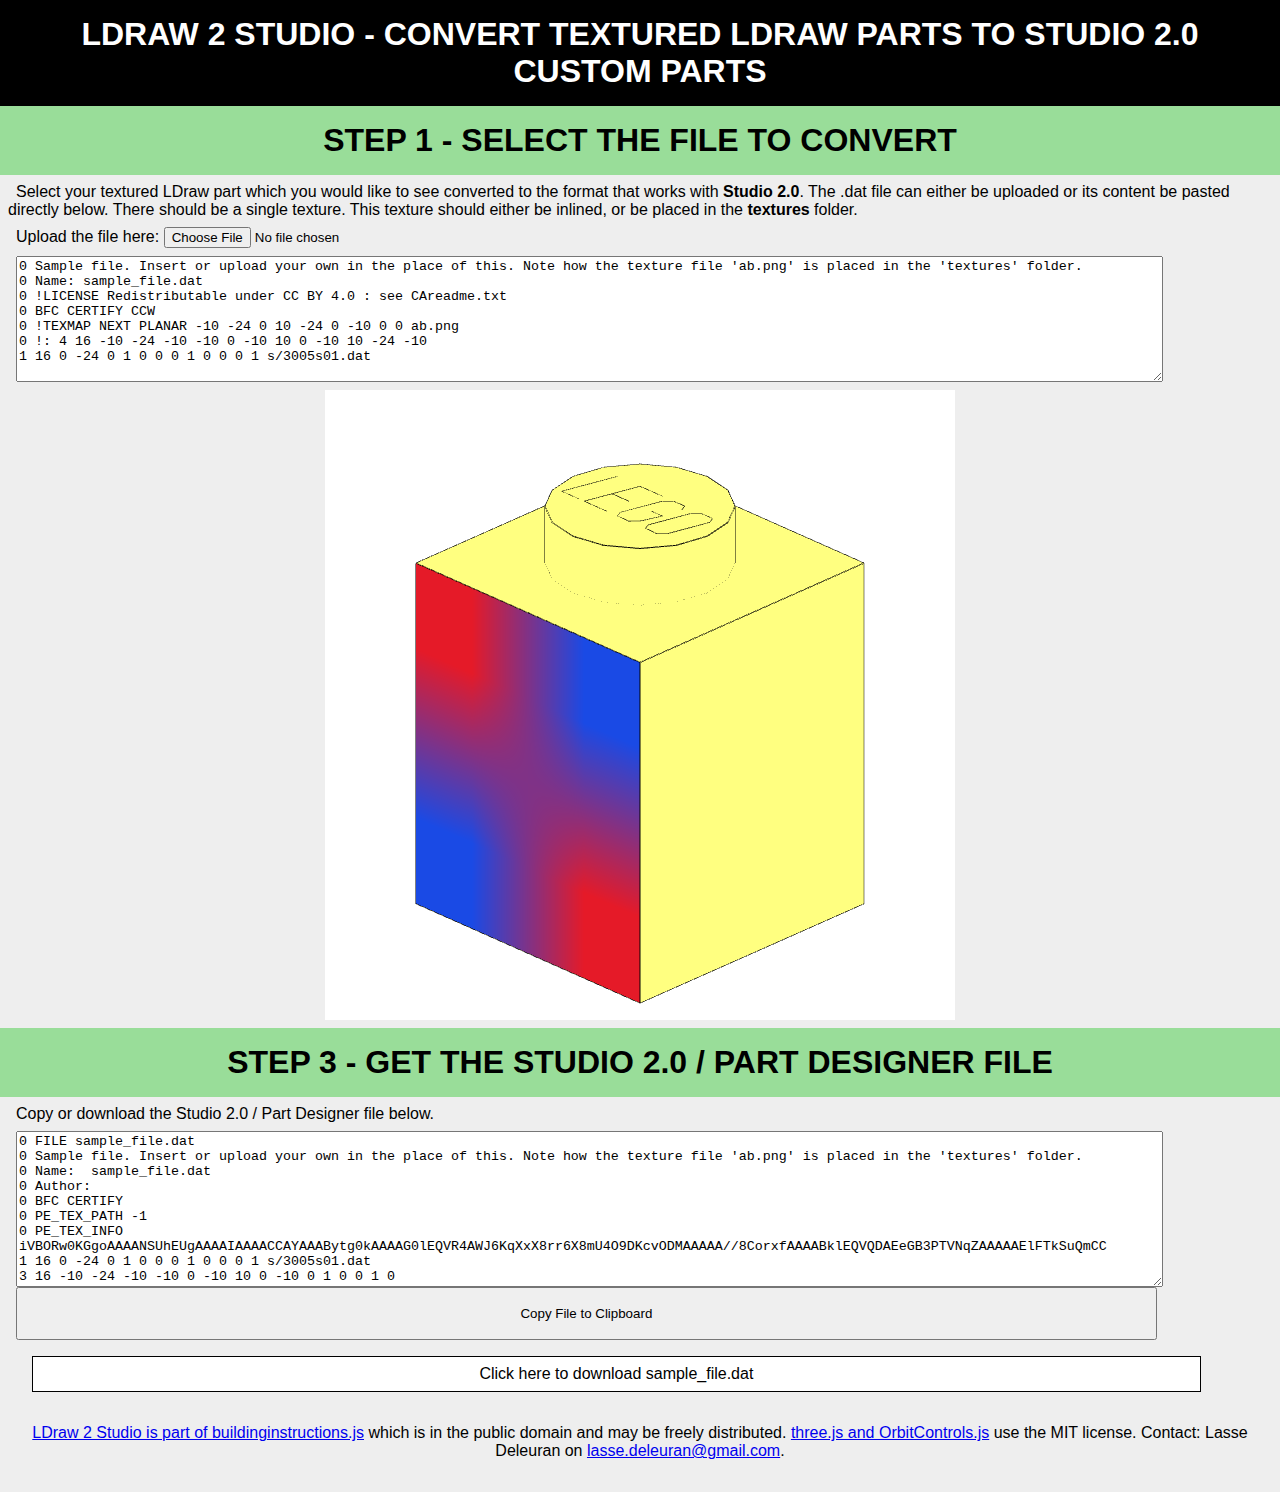
<file: assets/buildinginstructions/apps/ldraw2studio.htm>
<!DOCTYPE html>
<html>
 <head>
    <meta charset=utf-8>
    <title>LDraw 2 Studio - Convert Textured LDraw Parts to Studio 2.0 Custom Parts</title>
    <meta name="viewport" content="width=device-width" />
    <style>
      body {
        font-family: "Arial","Helvetica",sans-serif;
        padding: 0;
        margin: 0;
        background-color: #EEE;
      }
      h1, h3 {
        text-transform: uppercase;
        display: block;
        text-align: center;
        margin: 0;
        padding: 0.5em;
        font-size: 2em;
      }
      h1 {
        background-color: #000;
        color: white;
      }
      h3 {
        background-color: #9D9;
      }
      .section {
        display: block;
        margin: 0.5em;
      }
      .desc {
        margin: 0.5em;
      }
      .choice {
        display: table;
        margin: 0.5em;
      }
      .choice, textarea, button {
        display: block;
        width: 95%;
      }
      button {
        height: 4em;
      }
      #contact {
        margin: 2em;
        text-align: center;
      }
      .error, .warning {
        display: block;
        margin: 1em;
        padding: 0.5em;
        font-weight: bold;
      }
      .error {
        border: 0.2em solid red;
      }
      .warning {
        border: 0.2em solid orange;
      }
      canvas {
        display: block;
        margin: auto;
      }
      img {
        display: block;
        width: 50%;
        margin: auto;
      }
      .download {
        display: block;
        margin: 1em;
        text-align: center;
        padding: 0.5em;
        border: 1px solid black;
        background-color: white;
        color: black;
        text-decoration: none;
      }
    </style>
 </head>
 <body>
    <script src="../js/jquery.min.js"></script>
    <script src="../js/three.min.js"></script>
    <script src="../js/OrbitControls.js"></script>
    <script src="../js/colors.js"></script>
    <script src="../js/ClientStorage.js"></script>
    <script src="../js/LDROptions.js"></script>
    <script src="../js/LDRShaders.js"></script>
    <script src="../js/LDRColorMaterials.js"></script>
    <script src="../js/LDRGeometries.js"></script>
    <script src="../js/LDRLoader.js"></script>
    <script src="../js/LDRGenerator.js"></script>
    <script src="../js/LDRStuds.js"></script>
    <script src="../js/StudioTexmap.js"></script>
  
    <h1>LDraw 2 Studio - Convert Textured LDraw Parts to Studio 2.0 Custom Parts</h1>

    <h3>step 1 - Select the file to convert</h3>
  <div class="section">
   <span class="desc">
     Select your textured LDraw part which you would like to see converted to the format that works with <b>Studio 2.0</b>.
     The .dat file can either be uploaded or its content be pasted directly below.
     There should be a single texture. This texture should either be inlined, or be placed in the <b>textures</b> folder.
   </span>
   <span class="choice">
    <label for="file">Upload the file here:</label>
    <input id="file" name="file" type="file" onchange="readFromFile(event);" />
   </span>
   <span class="choice">
    <textarea id="file_content" onkeyup="convert(null)" rows="8">
0 Sample file. Insert or upload your own in the place of this. Note how the texture file 'ab.png' is placed in the 'textures' folder.
0 Name: sample_file.dat
0 !LICENSE Redistributable under CC BY 4.0 : see CAreadme.txt
0 BFC CERTIFY CCW
0 !TEXMAP NEXT PLANAR -10 -24 0 10 -24 0 -10 0 0 ab.png
0 !: 4 16 -10 -24 -10 -10 0 -10 10 0 -10 10 -24 -10
1 16 0 -24 0 1 0 0 0 1 0 0 0 1 s/3005s01.dat
</textarea>
   </span>

   <div id="warnings"></div>
   <div id="errors"></div>

   <canvas id="preview"></canvas>
  </div>

  <h3>Step 3 - Get the Studio 2.0 / Part Designer File</h3>
  <div class="section">
   <span class="desc">
     Copy or download the Studio 2.0 / Part Designer file below.
   </span>
   <span class="choice">
     <textarea id="ldr_result" rows="10"></textarea>
     <button onclick="copyToClipboard();">Copy File to Clipboard</button>
     <a class="download" id="downloadContent"></a>
   </span>
  </div>

  <div id="contact">
    <a href="https://github.com/LasseD/buildinginstructions.js">LDraw 2 Studio is part of buildinginstructions.js</a> which is in the public domain and may be freely distributed.
    <a href="https://github.com/mrdoob/three.js">three.js and OrbitControls.js</a> use the MIT license.
    Contact: Lasse Deleuran on <a href="mailto:lasse.deleuran@gmail.com">lasse.deleuran@gmail.com</a>.
  </div>

  <script>
/*
  Warnings and errors:
 */
function resetWarningsAndErrors() {
  $('#warnings').empty();
  $('#errors').empty();
}
function onWarning(obj) {
  let message = obj.message + ' on line ' + obj.line;

  console.dir(obj);

  message = message.replace('<', '&lt;');

  var span = document.createElement('span');
  span.setAttribute('class', 'warning');
  span.innerHTML = message;
  $('#warnings').append(span);
}
function onError(obj) {
  var span = document.createElement('span');
  span.setAttribute('class', 'error');
  span.innerHTML = obj.message;
  $('#errors').empty().append(span);
}

/*
  three.js rendering:
 */
LDR.Options.studLogo = 1;
LDR.Studs.makeGenerators('', LDR.Options.studHighContrast, LDR.Options.studLogo); // Determine how to show parts.

// Set up camera:
var camera = new THREE.OrthographicCamera(-1, 1, 1, -1, 0.1, 1000000);
camera.position.set(10000, 7000, 10000);
camera.lookAt(0, 0, 0);

// Set up scene:
var scene = new THREE.Scene();
scene.background = new THREE.Color(0xFFFFFF);
var baseObject;

// Set up renderer:
let canvas = document.getElementById('preview');
var renderer = new THREE.WebGLRenderer({antialias:true, canvas:canvas});
renderer.setPixelRatio(window.devicePixelRatio);

function render() {
  renderer.render(scene, camera);
}

var w, h;
function onWindowResize(){
  w = window.innerHeight * 0.7;
  h = window.innerWidth * 0.7;
  w = h = Math.min(w, h);
  camera.left = -w;
  camera.right = w;
  camera.top = h;
  camera.bottom = -h;
  camera.updateProjectionMatrix();
  renderer.setSize(w, h);
  render();
}
window.addEventListener('resize', onWindowResize, false);
onWindowResize();

// React to user input:
let controls = new THREE.OrbitControls(camera, renderer.domElement);
controls.addEventListener('change', render);

let ldrLoader, storage, dataurl;

function onLoad() {
    if(!ldrLoader.mainModel) {
      onError({message:'A valid model was not parsed. Nothing will be shown'});
      return;
    }

    if(ldrLoader.texmapDataurls.length === 1) {
      dataurl = ldrLoader.texmapDataurls[0].content;
    }

    if(baseObject) {
      scene.remove(baseObject);
    }
    baseObject = new THREE.Group();
    scene.add(baseObject);

    var mc = new LDR.MeshCollector(baseObject, baseObject, baseObject);
    ldrLoader.generate(16, mc);

    // Find center of drawn model:
    var b = mc.boundingBox;
    var elementCenter = new THREE.Vector3();
    b.getCenter(elementCenter);
    baseObject.position.set(-elementCenter.x, -elementCenter.y, -elementCenter.z);

    camera.zoom = w/b.min.distanceTo(b.max)*2;
    onWindowResize();

    // Output:
    let m = ldrLoader.getMainModel();
    let ret = '0 FILE ' + m.ID +
      '\r\n0 ' + (m.modelDescription ? m.modelDescription : '') +
      '\r\n0 Name:  ' + m.ID +
      '\r\n0 Author:  ' + (m.author ? m.author : '') + 
      '\r\n0 BFC ' + (m.certifiedBFC?'':'NO') + 'CERTIFY ' + (m.CCW ? '' : 'CW') +
      '\r\n0 PE_TEX_PATH -1' +
      '\r\n0 PE_TEX_INFO ' + dataurl + '\r\n';
    m.steps.forEach(step => {
      step.subModels.forEach(x => ret += x.toLDR(ldrLoader));
      step.lines.forEach(x => ret += new LDR.Line2(x.c, x.p1, x.p2).toLDR());
      step.conditionalLines.forEach(x => ret += new LDR.Line5(x.c, x.p1, x.p2, x.p3, x.p4).toLDR());
      let tt = []; // Textured triangles
      step.triangles.forEach(x => {
        if(x.tmp) {
          tt.push(x);
        }
        else{
          ret += new LDR.Line3(x.c, x.p1, x.p2, x.p3).toLDR();
        }
      });
      step.quads.forEach(x => {
        if(x.tmp) {
          tt.push({c:x.c, p1:x.p1, p2:x.p2, p3:x.p3, tmp:x.tmp});
          tt.push({c:x.c, p1:x.p1, p2:x.p3, p3:x.p4, tmp:x.tmp});
        }
        else{
          ret += new LDR.Line4(x.c, x.p1, x.p2, x.p3, x.p4).toLDR();
        }
      });
      tt.forEach(x => { // Studio 2.0 triangle lines:
        ret += '3 ' + x.c + ' ' + x.p1.toLDR() + ' ' + x.p2.toLDR() + ' ' + x.p3.toLDR();
        let [U1, V1]=x.tmp.getUV(x.p1, x.p2, x.p3);
        let [U2, V2]=x.tmp.getUV(x.p2, x.p3, x.p1);
        let [U3, V3]=x.tmp.getUV(x.p3, x.p1, x.p2);
        [U1,V1,U2,V2,U3,V3].map(LDR.convertFloat).forEach(x => ret += ' ' + x);
        ret += '\r\n';
      });
    });    

    // Output:
    let e = document.getElementById('ldr_result');
    e.innerHTML = ret;
    e = document.getElementById('downloadContent');
    e.href = 'data:text/x-ldraw;base64,' + btoa(ret);
    e.setAttribute('download', ldrLoader.mainModel);
    e.innerHTML = 'Click here to download ' + ldrLoader.mainModel;
}

THREE.LDRLoader.prototype.loadTexmaps = function() {
    let self = this;
    if(LDR.TexmapPlacements.length > 0) {
        if(!this.texmapLoader) {
            this.texmapLoader = new THREE.TextureLoader();
        }

        function setTexture(texture, file) {
            self.texmaps[file] = texture;
            self.texmapListeners[file].forEach(listener => listener(texture));
            let image = texture.image;

            var canvas = document.createElement("canvas");
            canvas.width = image.width;
            canvas.height = image.height;
            var ctx = canvas.getContext("2d");
            ctx.drawImage(image, 0, 0);
            let mimetype = 'image/png';
            dataurl = canvas.toDataURL(mimetype).replace('data:image/png;base64,','');
            onLoad();
        }
        LDR.TexmapPlacements.forEach(tmp => {
                let file = tmp.file; // TODO: Can't currently handle glossmaps.
                if(!self.texmaps.hasOwnProperty(file)) {
                    self.texmaps[file] = true;
                    self.texmapListeners[file] = [];
                    self.texmapLoader.load(self.idToTextureUrl(file),
                                           t => setTexture(t, file),
                                           undefined,
                                           e => self.onError({message:e.message, subModel:file}));
                }
            });
    }
}

/*
  Converting
 */
function convert(ldr) {
  resetWarningsAndErrors();

  if(!ldr) { // Fetch from text area:
    ldr = $('#file_content')[0].value;
  }
  else { // Update text area:
    $('#file_content').val(ldr);
  }

  // Find file name:
  let dataLines = ldr.split(/(\r\n)|\n/);
  let fileName = 'main.dat';
  for(let i = 0; i < dataLines.length; i++) {
    let line = dataLines[i];
    if(!line) {
      continue; // Empty line, or 'undefined' due to '\r\n' split.
    }

    let parts = line.split(' ').filter(x => x !== ''); // Remove empty strings.
    if(parts.length <= 1 || parts[0] !== '0') {
      continue; // Empty/ empty comment line
    }
    if(parts[1] === 'FILE' || parts[1] === 'Name:') {
      fileName = parts.slice(2).join(' ');
      break;
    }
  }

  LDR.TexmapPlacements = [];
  let idToUrl = id => ['../ldraw_parts/'+id.toLowerCase(), '../ldraw_unofficial'+id.toLowerCase()];
  let idToTextureUrl = id => "../textures/" + id.toLowerCase();
  ldrLoader = new THREE.LDRLoader(onLoad, storage, {idToUrl:idToUrl, idToTextureUrl:idToTextureUrl, onError:onError, onWarning:onWarning, onProgress:render, saveFileLines:true});
  ldrLoader.parse(ldr, fileName);
  ldrLoader.reportProgress(fileName);
}

function readFromFile(event) {
  var reader = new FileReader();
  reader.onload = function(){
    convert(reader.result);
  };
  reader.readAsText(event.target.files[0]);
}

function copyToClipboard() {
  $('#ldr_result')[0].select();
  document.execCommand('copy');
}

$(document).ready(function() {
  convert();
});
  </script>
 </body>
</html>
</file>
<file: assets/minifigure_maker/style.css>
html {
  box-sizing: border-box;
}

*,
*::before,
*::after {
  box-sizing: inherit;
  padding: 0;
  margin: 0;
}

body {
  display: flex;
  height: 100vh;
  font-family: Montserrat, sans-serif;
}

.minifigure {
  position: relative;
  width: 300px;
  height: 520px;
  margin: auto;
  perspective: 200;
  transform-style: preserve-3d;
  transition: transform 400ms;
  transform: scale(1.4);
}

.minifigure.explode {
  transform: scale(0.75) translateZ(0);
}

/* Head */

.head {
  position: absolute;
  z-index: 2;
  top: 2.25em;
  left: 50%;
  width: 7.25em;
  height: 6.25em;
  transform: translateX(-50%);
  color: hsla(50,90%,50%,1);
  background-color: currentColor;
  background-image:
    linear-gradient(
      rgba(255,255,255,0.3),
      rgba(255,255,255,0) 20%,
      rgba(0,0,0,0) 80%,
      rgba(0,0,0,0.15) 95%,
      rgba(0,0,0,0.3)
    ),
    linear-gradient(
      to right,
      rgba(255,255,255,0) 50%,
      rgba(255,255,255,0.2),
      rgba(255,255,255,0)
    );
  border-radius: 1.5em;
  transition: transform 400ms;
}

.explode .head {
  transform: translate(-50%, -8em);
}

.head::before,
.head::after {
  content: '';
  position: absolute;
  left: 50%;
  height: 2em;
  transform: translateX(-50%);
  background-color: currentColor;
}

.head::before {
  top: -1.25em;
  width: 3.5em;
  height: 1.25em;
  background-image:
    linear-gradient(
      rgba(255,255,255,0.5),
      rgba(255,255,255,0) 30%
    ),
    linear-gradient(
      to right,
      rgba(255,255,255,0) 70%,
      rgba(255,255,255,0.25) 80%,
      rgba(255,255,255,0) 90%
    );
  border-radius: 0.25em 0.25em 0 0;
}

.head::after {
  bottom: -0.875em;
  width: 4.5em;
  height: 1em;
  background-image:
    linear-gradient(
      rgba(0,0,0,0.2),
      rgba(0,0,0,0.05) 50%
    ),
    linear-gradient(
      to right,
      rgba(255,255,255,0) 70%,
      rgba(255,255,255,0.25) 80%,
      rgba(255,255,255,0) 90%
    );
  border-radius: 0 0 0.125em 0.125em;
}

/* Faces */

.faces-wrap {
  height: 100%;
  overflow: hidden;
}

.faces {
  display: flex;
  transition: transform 400ms cubic-bezier(0,0,0,1.25);
}

.explode .faces {
  transform: translateX(-500%) !important;
}

.face {
  position: relative;
  flex: 1 0 100%;
}

/* Eyes */

.eye {
  position: absolute;
  top: 2.25em;
  width: 0.75em;
  height: 0.9375em;
  color: #fff;
  background-color: currentColor;
  border-radius: 50%;
  box-shadow: inset 0 -0.125em 0 0.25em #000;
}

.eye::before {
  content: '';
  position: absolute;
  left: 50%;
  color: #000;
  transform: translateX(-50%);
}

.eye.right {
  left: 2.25em;
}

.eye.left {
  right: 2.25em;
}

.classic .eye {
  top: 2.4375em;
  height: 0.75em;
  color: #000;
  box-shadow: none;
}

.large-smile .eye {
  top: 2em;
}

.worried .eye,
.surprised .eye {
  top: 2.4375em;
  width: 1em;
  height: 1.125em;
  box-shadow: inset 0 -0.125em 0 0.3125em #000;
}

.worried .eye.right {
  left: 2.125em;
}

.worried .eye.left {
  right: 2.125em;
}

.frown .eye {
  top: 2.625em;
}

.frown .eye::before {
  bottom: 80%;
  width: 1.25em;
  height: 1em;
  border: 0.1875em solid transparent;
  border-bottom-color: currentColor;
  border-radius: 50%;
}

.frown .eye.right::before {
  margin-left: -0.25em;
  transform: translateX(-50%) rotate(-20deg);
}

.frown .eye.left::before {
  margin-left: 0.25em;
  transform: translateX(-50%) rotate(20deg);
}


/* Brow */

.brow {
  position: absolute;
  bottom: 0.625em;
  left: 50%;
  width: 1.75em;
  height: 1em;
  transform-origin: 0 0;
  transform: translateX(-50%);
  color: #000;
  border: 0.25em solid transparent;
  border-top-color: currentColor;
  border-bottom: none;
  border-radius: 50% 50% 0 0;
}

.right .brow {
  border-left: none;
}

.left .brow {
  border-right: none;
}

.large-smile .brow {
  bottom: 0.375em;
  width: 1.25em;
  height: 1.375em;
  border: none;
  border-top: 0.25em solid;
  border-radius: 50% 50% 0 0;
}

.large-smile .right .brow {
  margin-left: -0.125em;
  transform: skewY(-10deg) translateX(-50%) translateZ(0);
}

.large-smile .left .brow {
  margin-left: 0.125em;
  transform: skewY(10deg) translateX(-50%) translateZ(0);
}

.worried .brow {
  width: 1.25em;
  height: 0.875em;
  bottom: 1.25em;
  border-top: none;
  border-bottom: 0.25em solid currentColor;
  border-radius: 0 0 50% 50%;
}

.worried .right .brow {
  margin-left: -0.25em;
  transform: rotate(-20deg) translateX(-50%) translateZ(0);
}

.worried .left .brow {
  margin-left: 0.25em;
  transform: rotate(20deg) translateX(-50%) translateZ(0);
}

.frown .brow {
  width: 1.5em;
  bottom: 1.375em;
  border-top: none;
  border-bottom: 0.25em solid currentColor;
  border-radius: 0 0 50% 50%;
}

.frown .right .brow {
  margin-left: -0.625em;
  transform: rotate(-35deg) translateX(-50%) translateZ(0);
}

.frown .left .brow {
  margin-left: 0.625em;
  transform: rotate(35deg) translateX(-50%) translateZ(0);
}

.surprised .brow {
  bottom: 1em;
  width: 1.5em;
  border-right: none;
  border-left: none;
}

.surprised .right .brow {
  margin-left: -0.5em;
  transform: rotate(-15deg) translateX(-50%) translateZ(0);
}

.surprised .left .brow {
  margin-left: 0.5em;
  transform: rotate(15deg) translateX(-50%) translateZ(0);
}

/* Mouth */

.mouth {
  position: absolute;
  top: 3.125em;
  left: 50%;
  width: 2.5em;
  height: 1.5em;
  transform: translateX(-50%);
  color: #000;
  border: 0.25em solid transparent;
  border-bottom-color: currentColor;
  border-radius: 50%;
}

.mouth::before,
.mouth::after {
  content: '';
  position: absolute;
  left: 50%;
  transform: translateX(-50%);
}

.classic .mouth {
  top: 2.9375em;
}

.large-smile .mouth {
  top: 0.125em;
  width: 3.125em;
  height: 5em;
  border: none;
  border-bottom: 1.5em solid;
  border-radius: 0 0 70% 70%/0 0 50% 50%;
}

.large-smile .mouth::before {
  top: 1.6875em;
  width: 4.25em;
  height: 2em;
  color: #000;
  border: 0.1875em solid transparent;
  border-bottom-color: currentColor;
  border-radius: 0 0 50% 50%;
  box-shadow: 0 0.9375em 0 -0.75em #fff;
}

.large-smile .mouth::after {
  top: 4.4375em;
  width: 1.25em;
  height: 0.375em;
  color: #c00;
  background-color: currentColor;
  border-radius: 70% 70% 70% 70%/50% 50% 100% 100%;
}

.worried .mouth {
  top: 4.5em;
  width: 2em;
  height: 1.25em;
  transform: translateX(-50%) rotate(-10deg) translateZ(0);
  border-top-color: currentColor;
  border-right: none;
  border-bottom-color: transparent;
  border-right-width: 0.5em;
  border-radius: 50% 50% 0 0;
}

.frown .mouth {
  top: 4.25em;
  width: 2.75em;
  height: 2em;
  margin-left: -0.125em;
  transform: translateX(-50%) rotate(-15deg) translateZ(0);
  border-top-color: currentColor;
  border-right: none;
  border-bottom-color: transparent;
  border-right-width: 0.5em;
  border-radius: 50% 50% 0 0;
}

.frown .mouth::before {
  top: 0.375em;
  width: 0.75em;
  height: 0.625em;
  margin-left: 0.125em;
  color: #000;
  border: 0.125em solid transparent;
  border-top-color: currentColor;
  border-right: none;
  border-radius: 50%;
  border-radius: 50% 50% 0 0;
}

.surprised .mouth {
  top: 4em;
  width: 3.125em;
  height: 1.625em;
  background-color: currentColor;
  border: none;
  border-radius: 70% 70% 60% 60%/100% 100% 50% 50%;
}

.surprised .mouth::before,
.surprised .mouth::after {
  color: #fff;
  background-color: currentColor;
}

.surprised .mouth::before {
  top: 0.1875em;
  width: 2em;
  height: 0.375em;
  border-radius: 70% 70% 60% 60%/100% 100% 50% 50%;
}

.surprised .mouth::after {
  bottom: 0.1875em;
  width: 2.25em;
  height: 0.375em;
  border-radius: 70% 70% 60% 60%/100% 100% 50% 50%;
}

/* Upper Body */

.upper-body {
  position: absolute;
  z-index: 1;
  top: 9.25em;
  width: 100%;
  color: hsl(200,0%,90%);
  perspective: 320px;
}

.upper-body::before,
.upper-body::after {
  content: '';
  position: absolute;
  left: 50%;
  transform: translateX(-50%);
}

.upper-body::before {
  bottom: 100%;
  width: 3em;
  height: 3.5em;
  background-color: currentColor;
  background-image:
    linear-gradient(
      to right,
      rgba(255,255,255,0) 50%,
      rgba(255,255,255,0.2),
      rgba(255,255,255,0) 90%
    ),
    linear-gradient(
      rgba(0,0,0,0) 50%,
      rgba(0,0,0,0.05) 80%,
      rgba(0,0,0,0.1)
    );
  border-radius: 50% 50% 0 0/10% 10% 0 0;
}

.upper-body::after {
  top: -2.75em;
  width: 2em;
  height: 2em;
  background-color: rgba(0,0,0,0.9);
  background-image:
    linear-gradient(
      to right,
      rgba(255,255,255,0) 50%,
      rgba(255,255,255,0.2) 80%,
      rgba(255,255,255,0)
    );
  border-radius: 50%/10%;
}

.torso {
  position: absolute;
  z-index: 1;
  top: 0;
  left: 50%;
  width: 7.75em;
  height: 9.125em;
  transform-origin: top center;
  transform: translateX(-50%) rotateX(45deg);
  background-color: currentColor;
  background-image:
    linear-gradient(
      rgba(255,255,255,0.1),
      rgba(0,0,0,0) 80%,
      rgba(0,0,0,0.05) 98%,
      rgba(0,0,0,0.25) 100%
    );
  border-radius: 0.5em 0.5em 0.125em 0.125em;
  box-shadow:
    inset 0 0.25em 0.25em rgba(255,255,255,0.5),
    -1.5em 0.5em 1em -1.25em rgba(0,0,0,0.3),
    1.5em 0.5em 1em -1.25em rgba(0,0,0,0.3);
}

.arm {
  position: absolute;
  left: 50%;
  top: 4em;
  width: 3em;
  height: 5.5em;
  transform-origin: center 1.5em;
  background-color: currentColor;
  border-radius: 1.5em/1em;
}

.arm.right {
  margin-left: -6.25rem;
  transform: translateX(-50%) rotate(12deg);
  box-shadow:
    inset 0.5em 0.25em 0.375em -0.25em rgba(255,255,255,0.4),
    inset 0 0 0.75em 0.75em currentColor,
    inset 0 0 0 2em rgba(255,255,255, 0.15);
}

.arm.left {
  margin-left: 6.25rem;
  transform: translateX(-50%) rotate(-12deg);
  box-shadow:
    inset -0.5em 0.25em 0.375em -0.25em rgba(255,255,255,0.4),
    inset 0 0 0.75em 0.75em currentColor,
    inset 0 0 0 2em rgba(255,255,255, 0.15);
}

.arm::before {
  content: '';
  position: absolute;
  bottom: 3.5em;
  left: 0;
  width: 100%;
  height: 5.5em;
  backface-visibility: hidden;
  transform-origin: center 4.5em;
  background-color: currentColor;
  border-radius: 1.5em/1.5em 1.5em 1em 1em;
}

.arm.right::before {
  transform: rotate(14deg);
  box-shadow:
    inset 0.75em 0.125em 0.375em -0.5em rgba(255,255,255,0.4),
    inset 0.25em 1.1em 0.75em 0.75em currentColor,
    inset 0 0 0 2em rgba(255,255,255, 0.15);
}

.arm.left::before {
  transform: rotate(-14deg);
  box-shadow:
    inset -0.75em 0.125em 0.375em -0.5em rgba(255,255,255,0.4),
    inset -0.25em 1.1em 0.75em 0.75em currentColor,
    inset 0 0 0 2em rgba(255,255,255, 0.15);
}

.arm::after {
  content: '';
  position: absolute;
  bottom: 0;
  left: 0;
  width: 100%;
  height: 1.5em;
  transform-origin: center 4.5em;
  background-color: currentColor;
  border-radius: 50%;
  box-shadow: inset 0 0 0 1em rgba(255,255,255,0.2);
}

.hand {
  position: absolute;
  z-index: 1;
  top: 80%;
  left: 50%;
  width: 1.75em;
  height: 1.75em;
  transform: translateX(-50%);
  color: hsla(50,90%,50%,1);
  background-color: currentColor;
  background-image:
    linear-gradient(
      to right,
      rgba(255,255,255,0.2),
      rgba(0,0,0,0.075),
      rgba(255,255,255,0.2)
    );
  border-radius: 1em/0.5em;
  box-shadow: 0 -0.125em 0.125em rgba(0,0,0,0.1);
}

.hand::before {
  content: '';
  position: absolute;
  z-index: 1;
  top: 1em;
  left: 50%;
  width: 3.5em;
  height: 3.5em;
  transform: translateX(-50%);
  color: hsla(50,90%,60%,1);
  border: 0.75em solid;
  border-bottom-color: transparent;
  box-shadow:
    inset 0 0.25em rgba(0,0,0,0.15),
    inset 0 0.25em;
  border-radius: 50%;
}

/* Lower Body */

.lower-body {
  position: absolute;
  top: 18.5em;
  left: 50%;
  width: 10em;
  height: 11.75em;
  transform: translateX(-50%);
  color: hsl(200,0%,90%);
  transition: transform 400ms;
}

.explode .lower-body {
  transform: translate(-50%, 8em);
}

.lower-body > div {
  position: absolute;
  background-color: currentColor;
}

.waist {
  z-index: 1;
  top: 0;
  width: 100%;
  height: 1.5em;
  background-image:
    linear-gradient(
      rgba(0,0,0,0.15),
      rgba(0,0,0,0) 80%,
      rgba(255,255,255,0.1) 90%,
      rgba(255,255,255,0.15)
    );
  border-radius: 0.125em;
  box-shadow: 0 0.75em 0.75em -0.25em rgba(0,0,0,0.25);
}

.waist::before,
.waist::after {
  content: '';
  position: absolute;
  bottom: 100%;
  left: 50%;
  width: 3em;
  height: 3em;
  transform: translateX(-50%);
  background-color: currentColor;
  background-image:
    linear-gradient(
      rgba(255,255,255,0.75),
      rgba(255,255,255,0) 10%
    ),
    linear-gradient(
      to right,
      rgba(255,255,255,0) 20%,
      rgba(255,255,255,0.25) 25%,
      rgba(255,255,255,0) 40%,
      rgba(255,255,255,0) 60%,
      rgba(255,255,255,0.25) 75%,
      rgba(255,255,255,0) 80%,
      rgba(255,255,255,0.2)
    ),
    linear-gradient(
      rgba(255,255,255,0.1),
      rgba(0,0,0,0.15)
    );
}

.waist::before {
  margin-left: -2.75em;
  border-radius: 50% 30% 0 0/100% 30% 0 100%;
}

.waist::after {
  margin-left: 2.75em;
  border-radius: 30% 50% 0% 0%/30% 100% 100% 0%;
}

.crotch {
  z-index: 1;
  top: 1.5em;
  left: 50%;
  width: 10%;
  height: 4.5em;
  transform: translateX(-50%);
  background-image:
    linear-gradient(
      rgba(0,0,0,0.2),
      rgba(0,0,0,0.05) 10%,
      rgba(0,0,0,0.2) 10%,
      rgba(255,255,255,0.1),
      rgba(0,0,0,0.1)
    );
  border-radius: 0 0 0.25em 0.25em;
  box-shadow:
    -0.5em 0 0.25em -0.25em rgba(0,0,0,0.15),
    0.5em 0 0.25em -0.25em rgba(0,0,0,0.15),
    -0.25em 0 0.125em -0.125em rgba(0,0,0,0.2),
    0.25em 0 0.125em -0.125em rgba(0,0,0,0.2);
}

.leg {
  bottom: 0;
  left: 50%;
  width: 4.75em;
  height: 10.75em;
  transform: translateX(-50%);
  background-image:
    linear-gradient(
      rgba(0,0,0,0.1) 10%,
      rgba(255,255,255,0.1) 25%,
      rgba(0,0,0,0.1) 45%,
      rgba(0,0,0,0), 50%,
      rgba(0,0,0,0.05), 65%,
      rgba(0,0,0,0) 74%,
      rgba(0,0,0,0.1), 78%,
      rgba(255,255,255,0.2) 78%,
      rgba(255,255,255,0) 82%,
      rgba(0,0,0,0.1)
    );
  border-radius: 0.25em 0.25em 0.0625em 0.0625em;
}

.leg.right {
  margin-left: -2.75em;
}

.leg.left {
  margin-left: 2.75em;
}


/* Controls */

.controls {
  position: relative;
  z-index: 1;
  width: 200px;
  padding: 1.5em;
  color: #333;
  text-transform: uppercase;
  background-color: rgba(220,220,220,0.5);
}

.controls .title {
  margin-bottom: 0.5rem;
  font-weight: 900;
  font-size: 1.25em;
  letter-spacing: 0.03125em;
}

.button {
  width: 100%;
  padding: 0.5em 1em;
  margin: 0.25rem 0;
  color: #666;
  font-family: inherit;
  text-transform: uppercase;
  letter-spacing: 0.0625em;
  background-color: #fff;
  border: 1px solid #ddd;
  border-radius: 0.5em;
  cursor: pointer;
  outline: none;
}

.button:hover {
  color: #000;
  border-color: #ccc;
}

.button:active {
  background-color: #ddd;
}

.controls fieldset {
  border: none;
  margin: 1rem 0;
}

.controls legend {
  margin-bottom: 1rem;
  font-weight: bold;
  font-size: small;
  letter-spacing: 0.03125em;
}

.controls label {
  display: block;
  font-size: x-small;
  letter-spacing: 0.0625em;
}

.controls input[type="range"] {
  -webkit-appearance: none; 
  appearance: none;
  position: relative;
  width: 100%;
  height: 2em;
  padding: 0.375em;
  margin: 0.25rem 0 1rem;
  color: inherit;
  background-color: currentColor;
  border-radius: 1em;
  outline: none;
}

.controls input[type="range"]::-webkit-slider-thumb {
  -webkit-appearance: none; 
  appearance: none;
  position: relative;
  z-index: 10;
  width: 1.5em;
  height: 1.5em;
  background-color: hsla(50,90%,50%,1);
  border-radius: 50%;
  cursor: pointer;
}

.controls input[type="range"]::-moz-range-thumb {
  position: relative;
  z-index: 10;
  width: 1.5em;
  height: 1.5em;
  background-color: #333;
  border-radius: 50%;
  cursor: pointer;
}

.controls input[type="range"]::-moz-range-track {
  background-color: transparent;
}
</file>
<file: assets/buildinginstructions/css/instructions.css>
body {
  margin: 0; 
  padding: 0;
  background-color: #FFF;
}
#main_canvas_holder, #main_canvas {
  display: block;
  position: relative;
  top: 0;
}
#main_canvas_holder {
/*  height: calc(100vh - 120px);
  width: calc(100vw - 20px);*/
}

/* Green */
#green {
  display: block;
  background-color: #DDD;
  min-height: 120px;
  vertical-align: top;
  position: relative;
  top: 0;
}
#close_green {
  position: absolute;
  top: 0.5em;
  right: 0.5em;
  color: black;
  font-weight: bold;
  cursor: pointer;
}


/* Preview */
.preview, .input_frame {
  display: table-cell;
  border: 2px solid black;
  padding: 0.5em;
}

/* Color picker */
.color_container {
  display: inline-block;
  text-align: center;
  line-height: 2em;
  font-weight: bold;
  border: none;
  padding: 0.1em;
  cursor: pointer;
}
.color_ele {
  display: block;
  width: 2em;
  height: 2em;
  border-radius: 2em;
}

/*
  Decorations:
*/
#instructions_decorations {
  position: absolute;
  left: 0;
  top: 100px;
}
#pli {
  display: none;
  border: 2px solid black;
  border-radius: 8px;
  background-color: #FFF;
  cursor: pointer;
  margin-left: 2px;
}
#pli_drag_horizontal, #pli_drag_vertical, .decoration_holder, #instructions_decorations {
  /* Prevent text select: */
  -webkit-user-select: none; /* Safari + Chrome */
  -moz-user-select: none; /* Firefox */
  -khtml-user-select: none; /* Linux */
  -ms-user-select: none; /* IE */
}
#pli_drag_horizontal {
  vertical-align: top;
}
#pli_drag_horizontal div {    
  cursor: col-resize;
}
#pli_drag_vertical div {
  cursor: row-resize;
}
#pli_drag_vertical {
  margin-left: 2px;
}
#pli_drag_horizontal svg, #pli_drag_vertical svg {
    max-width: 50px;
    max-height: 50px;
    width: 8vw;
    height: 8vw;
    stroke: black;
    fill: none;
}

#empty_step {
  display: none;
  border: 2px dotted black;
  margin-left: 2px;
  padding: 4px;
  color: black;
  text-align: center;
}
.decoration_holder {
  display: inline;
}
#multiplier, #rotator {
  vertical-align: top;
  display: inline;
  visibility: hidden;
  font-family: sans-serif;
  font-weight: bold;
  color: black;
  margin-left: 4px;
}
#rotator svg {
  vertical-align: top;
  width: 10vw;
  height: 10vw;
}

/*
 Renderer for PLI
 */
#pli_render_canvas {
    position: fixed;
    left: 0;
    top: 0;
    display: none;
}

/*
  Preview:
*/
#generated {
    display: none;
}

/*
  Editor:
 */
#editor {
  margin-left: 0.5em;
  padding-top: 0.3em;
}
.editor_control {
  display: inline;
  text-align: center;
}
.editor_radio_button {
  display: none; 
}
.editor_radio_button + .editor_radio_label {
  display: inline-block;
  background-color: #DDD;
  margin-right: 1vw;
  cursor: pointer;
}
.editor_radio_button:checked + .editor_radio_label {
  background-color: #AAA;
}
.editor_input {
  width: 6vw;
  text-align: center;
  font-size: 3VW;
  border: none;
  position: relative;
  top: -0.1em;
}
.editor_button, .pli_button {
  border: none;
  margin: 0;
  padding: 0 1.1vw;
  background-color: #DDD;
  cursor: pointer;
}
.save_button {
  margin-right: 1vw;
  margin-top: 0em;
  background-color: #444;
  border: 0.3vw solid #222;
  font-size: 2.5VW;
  color: white;
  font-weight: bold;
  cursor: pointer;
  position: relative;
  top: -0.2em;
}
.editor_radio_label svg {
  width: 9vw;
  height: 3vw;
  fill: #F66;
  stroke-width: 1;
  stroke: black;
}
.editor_button svg, .pli_button svg {
  width: 3vw;
  height: 3vw;
  fill: #F66;
  stroke-width: 1;
  stroke: black;
}
</file>
<file: assets/buildinginstructions/css/preview.css>
/*
  Overlay 'preview':
 */
.background {
    display: none;
    position: fixed;
    top: 0;
    left: 0;
    width: 100%;
    height: 100%;
    background: black;
    opacity: 0.7;
    filter: alpha(opacity=70);
    z-index: 9;
}
.holder {
    display: none;
    position: fixed;
    top: 5vw;
    z-index: 10;
    padding-left: 8vw;
    padding-right: 8vw;
}
#preview_parent {
  background-color: black;
  position: relative;
  top: 0;
  width: 100%;
  height: 80%;
}
#preview {
    display: block;
    width: 100%;
    height: 100%;
}
#preview_info {
    display: block;
    background-color: black;
    color: white;
    z-index: 90;
    padding: 0.2em;
}
#preview_info a {
    color: white;
}
.preview_info_line {
    display: block;
    margin: 0.3em;
}
#preview_info_name, #preview_info_color_ldraw, #preview_info_color_lego, #preview_info_color_bricklink, #preview_info_id_bricklink {
    display: inline;
}
</file>
<file: assets/buildinginstructions/css/options.css>
#options_header, .options_footer {
    height: 100px;
    display: block;
    background-color: black;
}
#options_header svg, .options_footer svg {
    stroke: white;
    margin: auto;
    display: block;
    width: 100px;
    height: 100px;
}
.options_footer svg polygon, .options_footer svg circle {
    stroke: white;
}
#options {
    background-color: black;
}
#options rect.show {
    stroke: black;
}
#options text {
    font-family: sans-serif;
    font-weight: bold;
}
.options {
  table-layout: fixed;
  width: 100%;
  max-width: 700px;
  margin-left: auto;
  margin-right: auto;
  border-spacing: 0;
  background-color: white;
  padding: 2vw;
  padding-bottom: 0;
}
.options:last-of-type {
    padding-bottom: 2vw;
}
.options_description_header {

}
.options_description {
  color: white;
  text-align: center;
  font-family: sans-serif;
  font-weight: bold;
  font-size: 2.4vw;
}
.options_description span {
  background-color: black;
  display: block;
  margin-bottom: 2vw;
  padding: 1vw;
}
.options_description a {
    float: left;
    width: 40px;
    height: 40px;
    margin-right: -40px;
}
.options_description a svg {
    stroke: white;
    width: 40px;
    height: 40px;
}
.option_selected, .option {
  border-right: 2px solid black;
  padding: 0.4vw;
  cursor: pointer;
}
.option_selected:last-of-type, .option:last-of-type {
    border-right: none;
}
.color_option {
  padding: 0.5em;
}
.color_option input {
    width: 100%;
}
.color_input {
    display: block;
    width: 100%;
    cursor: pointer;
}

.option_selected {
  background-color: #DDFFDD;
}
.option:hover, .option_selected:hover {
    background-color: #99EE99;
}
.option_selected svg, .option svg {
    display: block;
    width: 100%;
    opacity: 0.75;
    font-size: 13px;
}
.option_selected svg {
    opacity: 1;
}
#options .lego_1 {
  font: italic 16px arial narrow;
  fill: black;
  stroke: #000;
}
</file>
<file: assets/buildinginstructions/css/partslist.css>
html, body { 
  margin: 0; 
  padding: 0;
  background-color: #222;
  height: 100%;
  font-family: "Arial","Helvetica",sans-serif;
}
#icon_toggles {
  display: block;
  float: right;
  margin-right: 2em;
  margin-bottom: 1em;
  background-color: #CCC;
  cursor: pointer;
  padding-left: 0.1em;
  padding-right: 0.1em;
  border-radius: 0.5em;
}
.toggle, .toggle_selected {
  display: inline-block;
  margin: 0.5em;
  vertical-align: top;
}
.toggle {
  background-color: #CCC;
}
.toggle_selected {
  background-color: #799;
}
#generated {
  clear: both;
}

#big_parts {
  display: block;
  padding: 1em;
  margin: 0;
}
#list_parts {
  display: block;
  margin-top: 2em;
  margin-bottom: 2em;
  color: black;
  background-color: #4BB;
  /*background-color: white;*/
}
#list_parts a {
    color: black;
}
#list_parts table {
    width: 100%;
}
table th {
    background-color: #4BB;
    color: white;
    font-size: 2em;
    padding: 0.5em;
}
table th .sorter {
    cursor: pointer;
}
#list_part tr {
  background-color: #d3dce3;
}
table tr.partline:nth-child(2n+3) {
  background-color: #EEE;
}
table tr.partline:nth-child(2n+2) {
  background-color: #DDD;
}
table tr.checked:nth-child(2n+2) {
  background-color: #AFA;
}
table tr.checked:nth-child(2n+3) {
  background-color: #CFC;
}
tr.partline td:first-child {
    cursor: pointer;
}
td {
  text-align: center;
  font-size: 2em;
}
td.list_description {
  text-align: left;
  padding-left: 0.5em;
}
td.list_image {
  padding: 0;
  cursor: pointer;
  background-color: white;
}

.scene {
    margin-right: -100em;
}
.part {
    display: inline-block;
    position: relative;
    top: 0;
    border: 2px solid black;
    border-radius: 7px;
    padding: 4px;
    margin-right: 0;
    margin-bottom: 10px;
    margin-left: 10px;
    margin-top: 0;
    cursor: pointer;
    background-color: white;
    color: black;
}
.mult {
    position: absolute;
    left: 5px;
    top: 3px;
    font-family: sans-serif;
    font-weight: bold;
}
.annotation, .annotation_round {
    display: block;
    float: right;
    background-color: #CFF;
    border: 0.1em solid black;
    padding: 0.2em;
    color: #25E;
    position: relative;
    right: 0.125em;
    margin-bottom: -100%;
    min-width: 1em;
    text-align: center;
    font-family: sans-serif;
    font-weight: bold;
    font-size: 0.7em;
}
.annotation_round {
    border-radius: 2em;
}

/*
  Overlay 'preview' for parts:
 */
#preview {
    margin-bottom: 1em;
}

/*
  XML Download
 */
#xml_content {
  display: block;
  width: 98%;
  height: 75%;
}
#xml_holder {
  position: absolute;
  background-color: black;
  top: 0;
  height: 100%;
  width: 90%;
}

/*
  Title bar
 */
#titlebar, #continuebar {
    display: block;
    margin: 0.5em;
    background-color: #4BB;
    border-radius: 54px;
    color: white;
    padding: 4px;
    font-size: 4vw;
    text-align: center;
    min-height: 104px;
}
#titlebar a, #continuebar a {
    color: white;
}
#titlebar em {
    font-weight: bold;
    font-style: normal;
}
.bar_text {
    display: block;
    margin-right: 100px;
}
#continuebar .bar_text {
    margin-top: 1em;
}

#icon_toggles svg {
  stroke: white;
  stroke-width: 2;
  width: 6em;
  height: 6em;
}
#icon_toggles svg line {
  display: inline-block;
  stroke-width: 6;
  stroke-linecap: round;
}
#home_button img {
    max-height: 100%;
    max-width: 100%;
    width: auto;
    height: auto;
    position: absolute;
    top: 0;
    bottom: 0;
    left: 0;
    right: 0;
    margin: auto;
    border-radius: 50px;
}
#home_button, #to_top_button {
    border-radius: 50px;
    position: relative;
    height: 100px;
    width: 100px;
}
.home_anchor {
    display: block;
    float: left;
    height: 100px;
    width: 100px;
    border: 2px solid white;
    background-color: white;
    border-radius: 50px;
}
#to_top_button {
    display: block;
    float: left;
    height: 100px;
    width: 100px;
    border: 2px solid white;
    border-radius: 50px;
}
#home_button svg, #to_top_button svg {
  position: relative;
  top: -2px;
}
#home_button svg {
  stroke: #4BB;
}
#to_top_button svg {
  stroke: white;
}
#done_button {
  display: none;
}
#next_button {
  position: absolute;
  right: 0;
  bottom: 0;
  width: 100px;
  height: 100px;
}

/*
  Notes
*/
.cb {
    margin: 1em 0 1em 1em;
    display: block;
    position: relative;
    float: left;
    font-size: 2.5vw;
}
.cb input {
    position: relative;
    margin: 0;
    
    cursor: pointer;
    opacity: 0;
    -ms-filter: "progid:DXImageTransform.Microsoft.Alpha(Opacity=0)";
    filter: alpha(opacity=0);
    -moz-opacity: 0;
    -khtml-opacity: 0;
    opacity: 0;
    position: absolute;
    z-index: 1;
    top: -0.5em;
    left: 0;
    width: 4em;
    height: 2em;
}
.cb label {
    position: relative;
    padding-left: 4.5em;
}
.cb input + label::before {
    text-align: center;
}
.cb input:checked + label::before {
    content: "\2714";
    text-align: left;
    background-color: #1877c1;
    padding-left: 0.6em;
}
.cb input:checked + label::after {
    left: 2em;
}
.cb label::before, .cb label::after {
    position: absolute;
    -webkit-border-radius: 1em;
    -moz-border-radius: 1em;
    border-radius: 1em;
    transition: background-color 0.3s, left 0.3s;
}
.cb label::before {
    content: "\2716";
    color: #fff;
    box-sizing: border-box;
    padding-left: 2.1em;
    font-size: 1em;
    line-height: 2em;
    background-color: #888;
    left: 0;
    top: -0.5em;
    height: 2em;
    width: 4em;
    -webkit-border-radius: 1em;
    -moz-border-radius: 1em;
    border-radius: 1em;
}
.cb label::after {
    content: "";
    letter-spacing: 2em;
    background: #fff;
    left: 0.1em;
    top: -0.4em;
    height: 1.8em;
    width: 1.8em;
}
.note_field {
    display: none;
}
.note_field input {
    height: 2em;
    width: 95%;
}

#download_options {
    margin-left: 1em;
    padding-bottom: 0.5em;
    font-size: 2em;
}
#download_options input {
    transform: scale(2);
}

/*
  Other actions
 */
.other_actions {
  display: table;
  table-layout: fixed;
  border-spacing: 2em;
  width: 100%;
}
.other_actions a {
  color: white;
  text-decoration: none;
  display: table-cell;
  text-align: center;
  font-weight: bold;
  background-color: #4BB;
  font-size: 2em;
  padding: 0.3em;
  border: 0.2em solid #2BB;
  vertical-align: middle;
}

@media screen and (max-width: 570px) {
  .cb {
      font-size: 4vw;
  }
  #icon_toggles {
      font-size: 2vw;
  }
  #list_table {
      font-size: 1.5vw;
  }
  .note_input {
      width: 15vw;
  }
}

/*
  Quick links
*/
.quick_links {
  display: table;
  table-layout: fixed;
  border-spacing: 2em;
  width: 100%;
}
.quick_links a {
  color: white;
  text-decoration: none;
  display: table-cell;
  text-align: center;
  font-weight: bold;
}
#instructions_link, #overview_link {
  font-size: 2em;
  padding: 0.5em;
  border-radius: 2em;
  font-weight: bold;
  color: white;
  background-color: #4BB;
}

@media screen and (max-width: 750px) {
    #instructions_link, #overview_link, .other_actions a, .bar span {
        font-size: 4vw;    
    }
    .other_actions, .quick_links {
	border-spacing: 2vw;
    }
}
</file>
<file: assets/buildinginstructions/css/index.css>
body {
    background-color: #222;
    margin: 0;
    padding: 0;
    font-family: "Arial","Helvetica",sans-serif;
    font-size: 1em;
    overflow-x: hidden;
    color: white;    
}
a {
    color: white;
}
/*
  Top bar
  */
#top {
    display: block;
    color: #DDD;
    background-color: black;  
    margin: 0;
    text-align: right;
    font-size: 4.8vw;
    height: 1.85em;
}
@media screen and (min-width: 800px) {
  #top {
     font-size: 36px;
  }
}
#logo {
    float: left;
}
#logo img {
/*    margin-bottom: -1em;*/
    width: 1em;
}
#logo, #login_info {
    display: inline-block;
    padding-top: 0.4em;
    padding-left: 0.2em;
}
#top a {
    color: #DDD;
    text-decoration: none;
    height: 1em;
    line-height: 1em;
}
#top #logo a img {
    margin-top: -0.1em;
}
#search {
    float: left;
    margin-left: 0.25em;
    margin-top: 0.2em;
}
#search input {
    height: 1.2em;
    font-size: 0.9em;
    padding-left: 0.2em;
    border-radius: 0.3em;
    background-color: #DDD;
    color: #333;
    width: 10em;
}
#search a {
    margin-left: 0.2em;
    font-size: 1.2em;
}
#upload_button {
    display: inline-block;
    background-color: #4B4;
    font-weight: bold;
    text-transform: uppercase;
    padding: 0.25em;
    padding-bottom: 0.10em;
    margin: 0.25em;
    margin-right: 3em;
    margin-top: 0.2em;
    border-radius: 0.25em;
}
#login_info {
    display: table-row;
    position: absolute;
    text-align: center;
    top: 0.1em;
    right: 0;
    margin-right: 0;
    padding: 0;
    height: 1.5em;
    table-layout: fixed;
    border-spacing: 0.1em;
}
#login_info a {
    display: table-cell;
    height: 1.5em;
    vertical-align: middle;
    line-height: 1.4em;
}
#login_info svg {
    display: block;
    width: 1.3em;
    height: 1.3em;
    stroke-width: 3;
}
#login_info .user_icon {
    background-color: white;
    color: black;
}
#login_info .user_icon, #login_info .user_icon img {
    display: block;
    border-radius: 1.3em;
    width: 1.3em;
    height: 1.3em;
}

/*
  Bottom
  */
#bottom {
    text-align: center;
    background-color: black;
    padding: 0.5em;
}
/*
  Consent
*/
#consent_banner {
  text-align: center;
  position: fixed;
  bottom: 0;
  left: 0;
  padding: 0;
  background-color: orange;
  font-size: 1.5em;    
  z-index: 12345;
  color: black;
  width: 100%;
}
#consent_banner a {
  color: black;
}
#consent_banner .desc {
  display: block;
  margin: 0.5em;
}
#consent_buttons {
  display: table;
  border-spacing: 0.5em;
  margin: auto;
}
.consent_button {
  display: table-cell;
  cursor: pointer;
  background-color: #DD4;
  padding: 0.5em;
  font-weight: bold;
  border: 2px solid black;
  border-radius: 10px;
  margin-left: 0.3em;
}

/*
Content
*/
#content {
    display: block;
    margin-top: 2em;
    margin-bottom: 2em;
}
.section {
    margin-top: 1em;
    display: block;
    margin-bottom: 2em;
    background-color: #222;
    padding-left: 2em;
}
/* https://codepen.io/ericrasch/pen/Irlpm */
.bar {
    display: block;
    text-align: center;
    clear: both;
    position: relative;
    z-index: 1;
    background-color: black;
    padding: 0.3em;
    margin: auto;
}
.bar span {
    background-color: black;/*#4BB;*/
    /*border-radius: 1em;*/
    font-size: 1.5em;
    font-weight: bold;
    color: #CCC;
    padding-left: 0.2em;
    padding-right: 0.2em;
}
.bar:before {
    border-top: 2px solid #dfdfdf;
    content:"";
    margin: 0 auto; /* this centers the line to the full width specified */
    position: absolute; /* positioning must be absolute here, and relative positioning must be applied to the parent */
    top: 50%; left: 0; right: 0; bottom: 0;
    width: 95%;
    z-index: -1;
}
.bar:after {
    border-bottom: 1px solid #333;
    -webkit-box-shadow: 0 1px 0 0 #888;
    -moz-box-shadow: 0 1px 0 0 #888;
    box-shadow: 0 1px 0 0 #888;
    content: "";
    margin: 0 auto; /* this centers the line to the full width specified */
    position: absolute;
    top: 45%; left: 0; right: 0;
    width: 95%;
    z-index: -1;
}

.bar .view_more {
    float: right;
    margin-right: 2em;
}
.bar a {
    color: white;
}
/*
Samples
*/
.sample {
    display: table;
    table-layout:fixed;
    width:100%;
    height: 200px;
    margin: 0;
    padding: 0; 
}
.sample_header {
    display: block;
    color: white;
    text-align: center;
    font-weight: bold;
    padding-top: 0.5em;
    padding-bottom: 0.5em;
}
.sample a {
    text-decoration: none;
    color: black;
}
.sample_pic {
    display: table-row;
    background-color: white;
    width: 200px;
    height: 200px;
}
.sample_pic a {
    display: table-cell;
    vertical-align: middle;
    width: 200px;
    height: 200px;
    padding: 0;
    text-align: center;
    color: black;
}
.sample_pic a img {
    max-width: 200px;
    max-height: 200px;
    display: block;
    margin: auto;
}
.sample_text {
    display: block;
    height: 32px;
    width: 200px;
    margin-bottom: -32px;
    float: left;
    position: relative;
    top: 0;
    line-height: 32px;
    padding-left: 5px;
}
.sample_text .sample_user {
    display: none;
    width: 26px;
    height: 26px;
    margin: 0;
    float: left;
}
.sample_text .sample_name a {
    display: block;
    text-overflow: ellipsis;
    white-space: nowrap;
    overflow: hidden;
    font-weight: bold;
}
.part {
    display: block;
    margin-left: 2em;
    margin-top: 0.5em;
}

/*
Fancy title bar
 */
#title_bar {
  width: 100%;
  overflow-x: hidden;
}
#title_bar, #title_bar a {
  color: #ddd;
}
#title_bar_title_info {
  background-color: black;
  margin-left: 2em;
  margin-right: 2em;
  border-radius: 2em;
}
#title_bar_info {
  margin-left: 2em;
  margin-right: 2em;
  padding-bottom: 0.1em;
}
#title_bar_name {
  text-align: center; 
  padding: 0.25em;
  font-size: 2em;
  font-weight: bold;
}
#title_bar_name input {
    width: 80%;
    font-size: 1em;
    font-weight: bold;
    background-color: black;
    color: white;
    border: 1px solid white;
}
#title_bar_name_left {
  width: 4em;
  height: 4em;
  background-color: #222;
  position: absolute;
  left: -2em;
  float: left;
  border-radius: 2em;
}
#title_bar_name_center {
  background-color: black;
  height: 2em;
  margin-bottom: -2em;
}
#title_bar_name_right {
  width: 4em;
  height: 4em;
  background-color: #222;
  float: right;
  border-radius: 2em;
  margin-right: -2em;
}
#title_bar_interactions {
    display: table;
    table-layout: fixed;
    margin: auto;
    border-spacing: 0.4em;
}
#title_bar a.interaction {
    text-decoration: none;
    color: #888;
}
.interaction, .interaction_svg {
    display: table-cell;
    vertical-align: middle;
    color: #888;
}
.interaction_svg {
    cursor: pointer;
}
.interaction_svg svg {
    width: 2em;
    height: 2em;
    fill: none;
    stroke: #888;
}

/*
  Netflix sliders - https://codepen.io/bork/pen/zBXwda
  */
.flix {
    display: block;
    background-color: #AAA;
    position: relative;
    overflow: hidden;
    height: 202px;
    margin-bottom: 0.5em;
}
.button_left, .button_right {
    width: 3em;
    height: 100%;
    background: rgba(0,0,0,0.4);
    position: absolute;
    top: 0;
    z-index: 123;
    cursor: pointer;
}
.button_left {
    left: 0px;
}
.button_right {
    right: 0px;
}
.flix_content {
    /*transition: left .5s ease;*/
    position: absolute;
    left: 3em;
    width: 150%;
    overflow: hidden;
}
.sample_container {
    display: inline-block;

    border: 2px solid black;
    background-color: black;

    width: 200px;
   
    margin: 0;
    padding: 0;    
}
.flix .sample_container, .news_item {
    display: block;

    float: left;
    position: relative;
    top: 0;
}
.section .sample_container {
    margin: 0;
    /*1.5em 0 1.5em 3em;*/
}
.conditional {
    display: none;
}

/*
  Other actions
 */
.other_actions {
    display: table;
    table-layout: fixed;
    border-spacing: 2em;
    width: 100%;
}
.other_actions a {
    color: white;
    text-decoration: none;
    display: table-cell;
    text-align: center;
    font-weight: bold;    
    background-color: #4BB;
    font-size: 2em;
    padding: 0.3em;
    border: 0.2em solid #2BB;
    vertical-align: middle;
}
.other_actions a.positive {
    background-color: #4B4;
    border: 0.2em solid #2A2;
}
.other_actions a.negative {
    background-color: #B44;
    border: 0.2em solid #A22;
}
#tags {
    margin-left: 2em;
    margin-right: 2em;
}
 
/*
 Messages
*/
#error_message, #warning_message, #message {
  display: block;
  margin: 1em;
  margin-bottom: 0;
  font-size: 2em;
  font-weight: bold;  
  text-align: center;
  padding: 0.5em;
  cursor: pointer;
}
#error_message h3, #warning_message h3, #message h3 {
  display: inline;
}
#error_message {
  border: 2px solid red;
}
#warning_message {
  color: white;
  background-color: #efa818;
}
#message {
  color: white;
  background-color: #3A3;
}

/*
 News
 */
#news_form {
  margin-bottom: 2em;
}
#news_form input[type=text] {
  width: 40%;
}

.news_item {
  display: inline-block;

  border: 2px solid black;
  background-color: black;
   
  margin: 0;
  padding: 0;    
}
.news_item img {
  height: 200px;
}
.news_item .news_text {
  position: absolute;
  top: 0.5em;
  left: 5px;
  color: black;
  font-weight: bold;
  background-color: white;
  padding: 0.1em;
}
.news_item a {
  display: block;
  width: 200px;
  height: 200px;
  background-color: white;
  color: black;
  font-weight: bold;
  text-decoration: none;
  text-align: center;
  font-size: 3em;
  padding-top: 0.95em;
}
</file>
<file: assets/buildinginstructions/css/buttons.css>
.top_button, #next_button_large, #reset_camera_button, #zoom_in_button, #zoom_out_button, #zoom_in_button_large, #zoom_out_button_large, #done_button {
    position: relative;
    cursor: pointer;
    /* Prevent text select: */
    -webkit-user-select: none; /* Safari + Chrome */
    -moz-user-select: none; /* Firefox */
    -khtml-user-select: none; /* Linux */
    -ms-user-select: none; /* IE */
}
#camera_buttons {
    position: absolute;
    bottom: 0;
    height: 100px;
    text-align: center;
    left: 50%;
    transform: translate(-50%, 0);
    min-width: 300px;
}
#next_button_large, #done_button {
  position: absolute;
  right: 0;
  bottom: 0;
  width: 200px;
  height: 200px;
  visibility: hidden;
}
#next_button, #prev_button {
  width: 100px;
  height: 100px;
}

#reset_camera_button {
    display: inline-block;
    width: 100px;
    height: 100px;
}
#zoom_in_button, #zoom_out_button {
    display: inline-block;
    width: 50px;
    height: 50px;
}
#zoom_in_button {
    bottom: 50px;
}
#zoom_out_button {
  bottom: 0;
  left: -50px;
}
#zoom_out_button_large {
    display: inline-block;
    width: 100px;
    height: 100px;
}
#zoom_in_button_large {
    display: inline-block;
    width: 100px;
    height: 100px;
}
#top_buttons {
    text-align: center;
    position: absolute;
    top: 0;
    width: 100%;
    height: 100px;
}
#editButton, #optionsButton, #top_buttons .top_button {
    display: inline-block;
    width: 100px;
    height: 100px;
    cursor: pointer;
}
#home_button svg {
    border-radius: 0;
}
#optionsButton a, #editButton a {
    display: block;
}
#stepToContainer, #numberOfSteps {
    display: inline-block;
    position: relative;
    top: -25px;
}
#stepToContainer input {
    font-family: sans-serif;
    font-weight: bold;
    font-size: 60px;
    text-align: center;
    width: 150px;
    border: none;
    background: none;
}
#numberOfSteps {
    font-family: sans-serif;
    font-weight: bold;
    font-size: 60px;
}

#to_top {
  display: none;
  position: fixed;
  top: 0;
  right: 0;
  z-index: 1000;
  background-color: black;
  opacity: 0.7;
  border-radius: 10px;
}
#to_top svg {
  width: 10vw;
  height: 10vw;
  stroke: white;
  opacity: 1;
}
#to_top svg polygon, .options_footer svg polygon {
  stroke-width: 4;
}
#editButton svg {
  stroke-width: 1;
  fill: none;
}

/* 
 SVG
 */
svg {
    position: relative;
    pointer-events: none;
}
svg:hover {
    opacity: 1;
}
#next_button_large svg, #done_button svg {
    stroke: black;
    width: 200px;
    height: 200px;
}
#prev_button svg, #top_buttons svg, #camera_buttons svg, #next_button svg {
    stroke: black;
    width: 100px;
    height: 100px;  
}
#zoom_in_button svg, #zoom_out_button svg {
    width: 50px;
    height: 50px;
}

/* 
 Only for preview:
 */
#preview_border {
  position: relative;
  top: 0;
  background-color: white;
}
#preview_border #prev_button, #preview_parent #prev_button {
  position: absolute;
  left: 0;
  bottom: 0;
  visibility: hidden;
}
.preview svg {
  display: block;
  width: 100%;
}

line, polygon, rect, polyline, path, circle, ellipse {
    stroke-width: 2;
    stroke-linecap: round;
}
#rotator path {
    stroke-width: 6;
}
#camera_buttons line, #top_buttons polygon, polyline, #top_buttons circle, #camera_buttons circle, #camera_buttons rect, #top_buttons rect, #top_buttons path, .ui_toggles, svg.next_large, svg.next_normal {
    stroke: black;
}

@media screen and (max-width: 760px) {
  #top_buttons {
    height: 12vw;
  }
  #prev_button svg, #top_buttons svg, #next_button svg, #optionsButton, #editButton, #top_buttons .top_button, #camera_buttons svg, #next_button, #reset_camera_button {
    width: 12vw;
    height: 12vw;
  }
  #prev_button, #next_button {
    width: 12vw;
    height: 12vw;
  }
  #stepToContainer, #numberOfSteps {
    top: -4vw;
  }
  #stepToContainer input, #numberOfSteps {
    font-size: 6vw;
    width: 18vw;
  }
  #instructions_decorations {
    top: 12vw;
  }

  #next_button_large svg, #done_button svg, #next_button_large, #done_button {
    width: 30vw;
    height: 30vw;
  }
  #camera_buttons {
    height: 12vw;
  }
  #zoom_out_button_large, #zoom_in_button_large {
    width: 12vw;
    height: 12vw;
  }
  #zoom_in_button svg, #zoom_out_button svg, #zoom_in_button, #zoom_out_button {
    width: 6vw;
    height: 6vw;
  }
  #zoom_in_button {
    bottom: 6vw;
  }
  #zoom_out_button {
    left: -6vw;
  }
  #to_top svg {
    width: 12vw;
    height: 12vw;
  }
}
</file>
